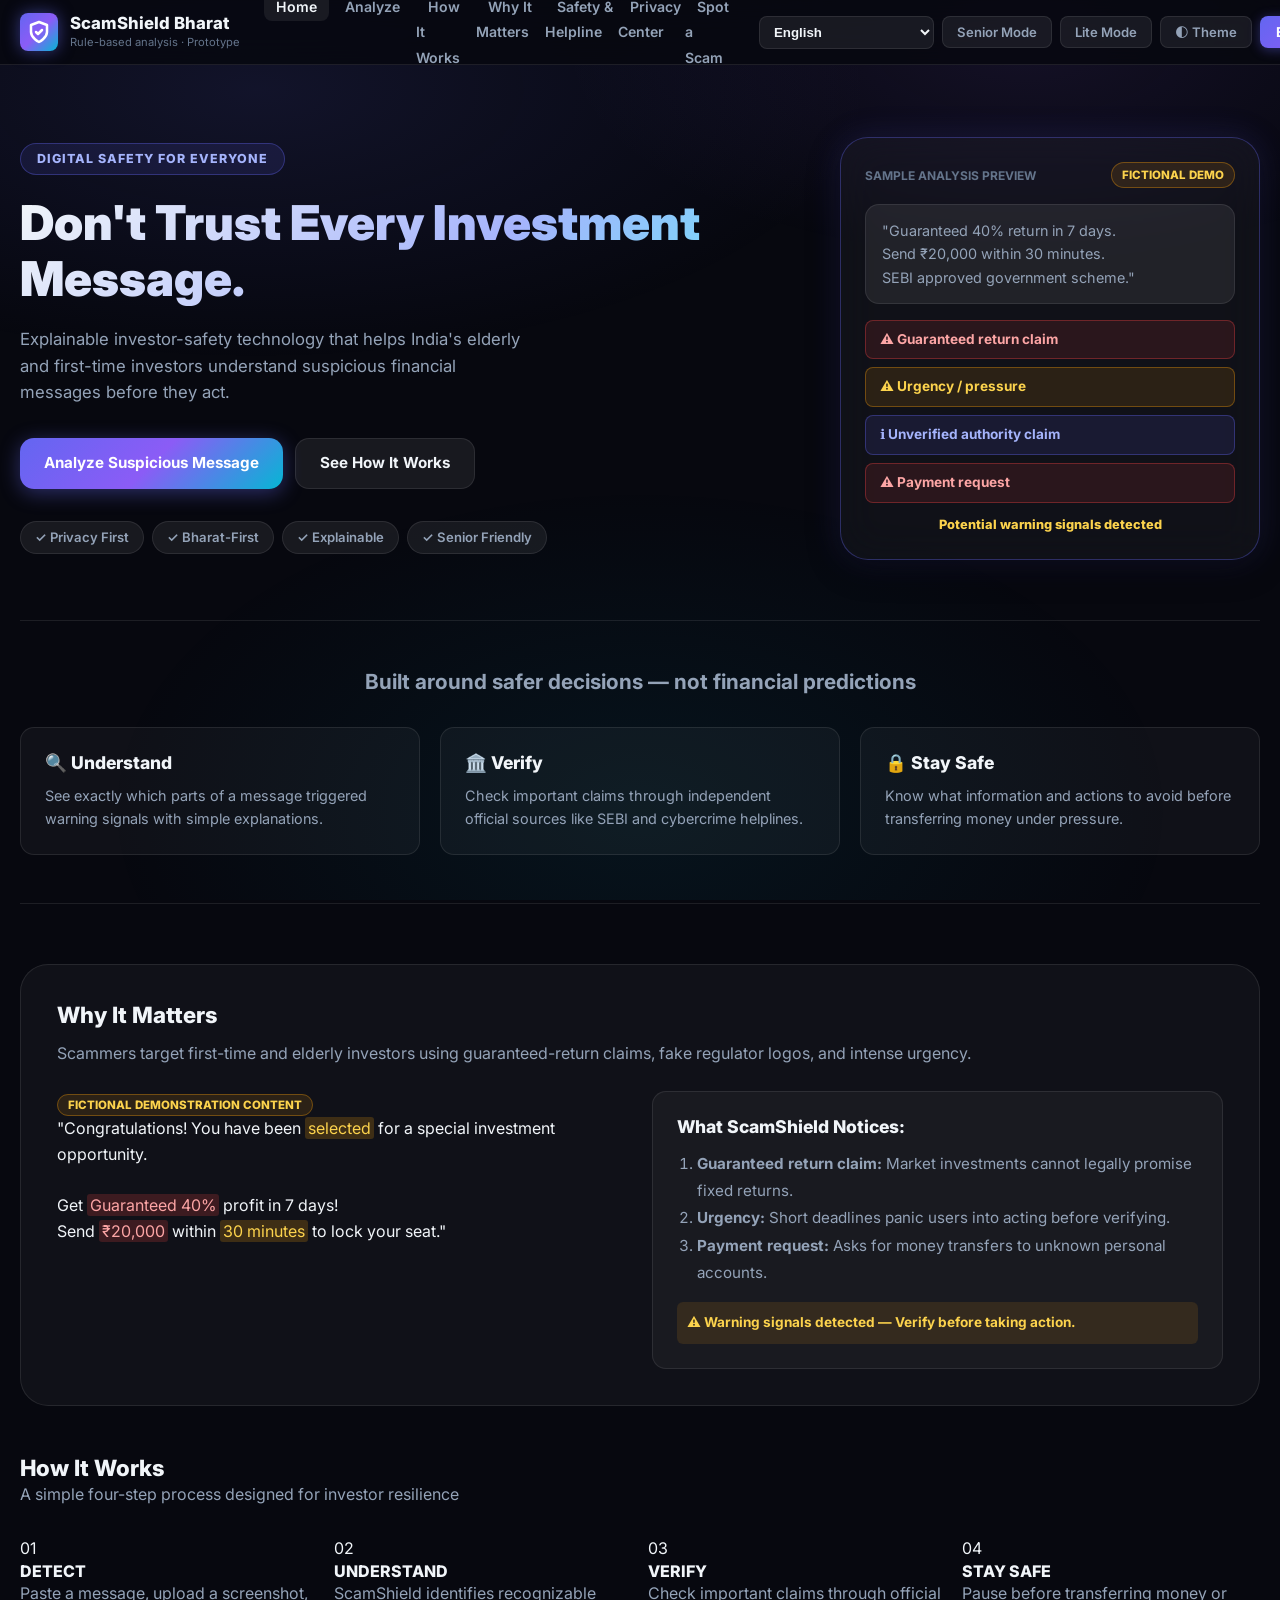
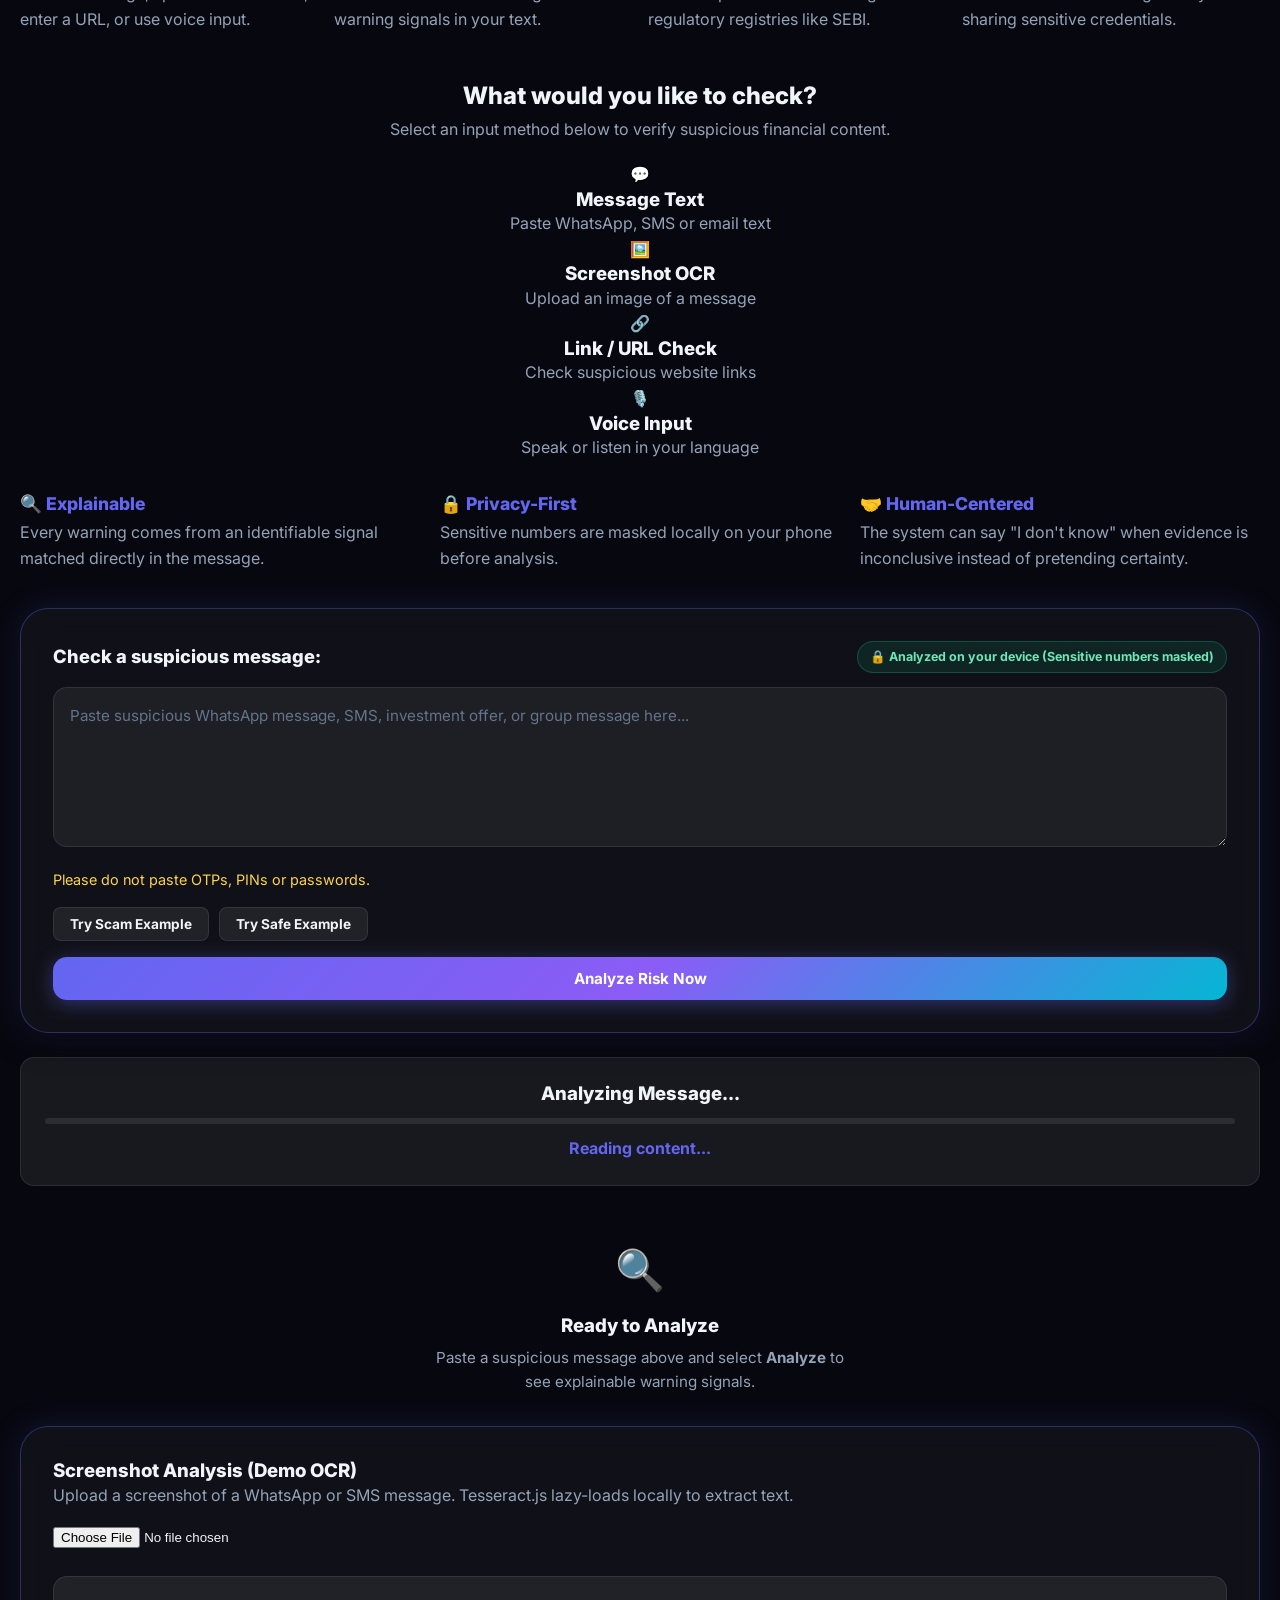
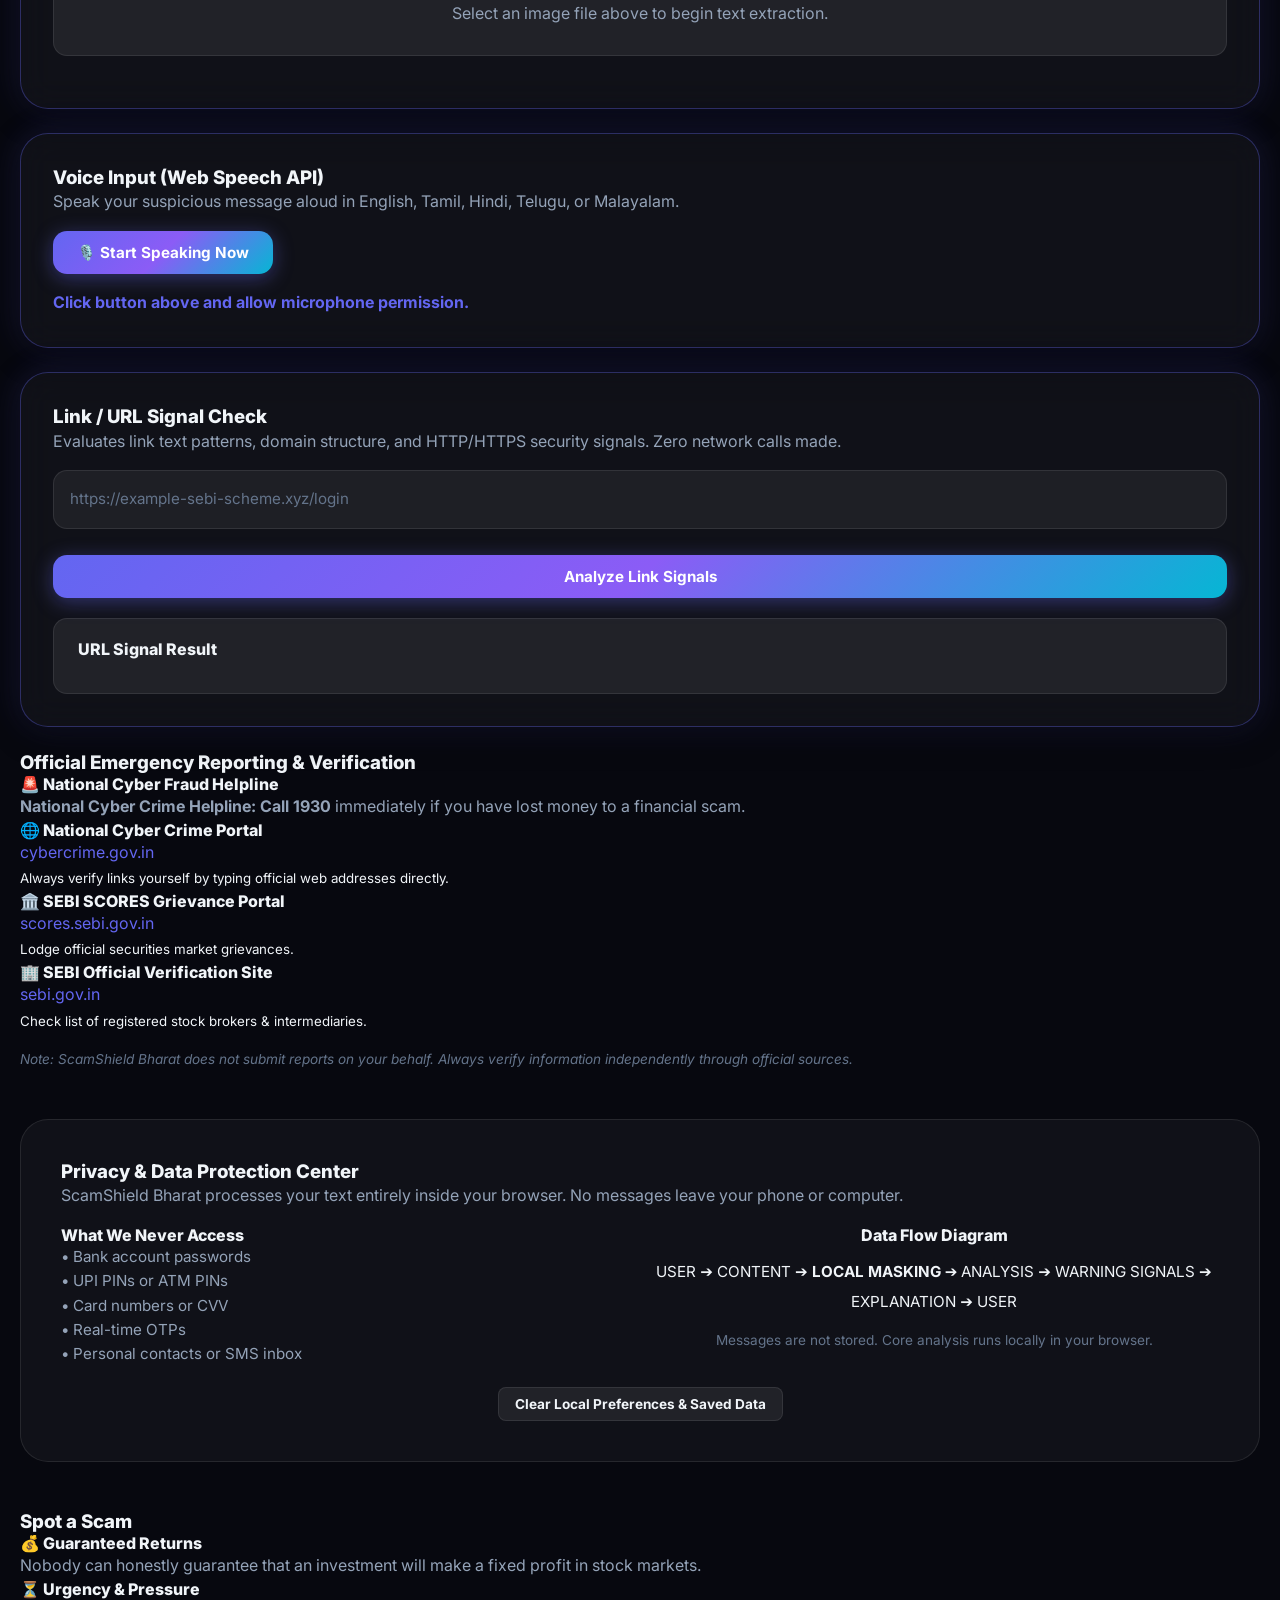
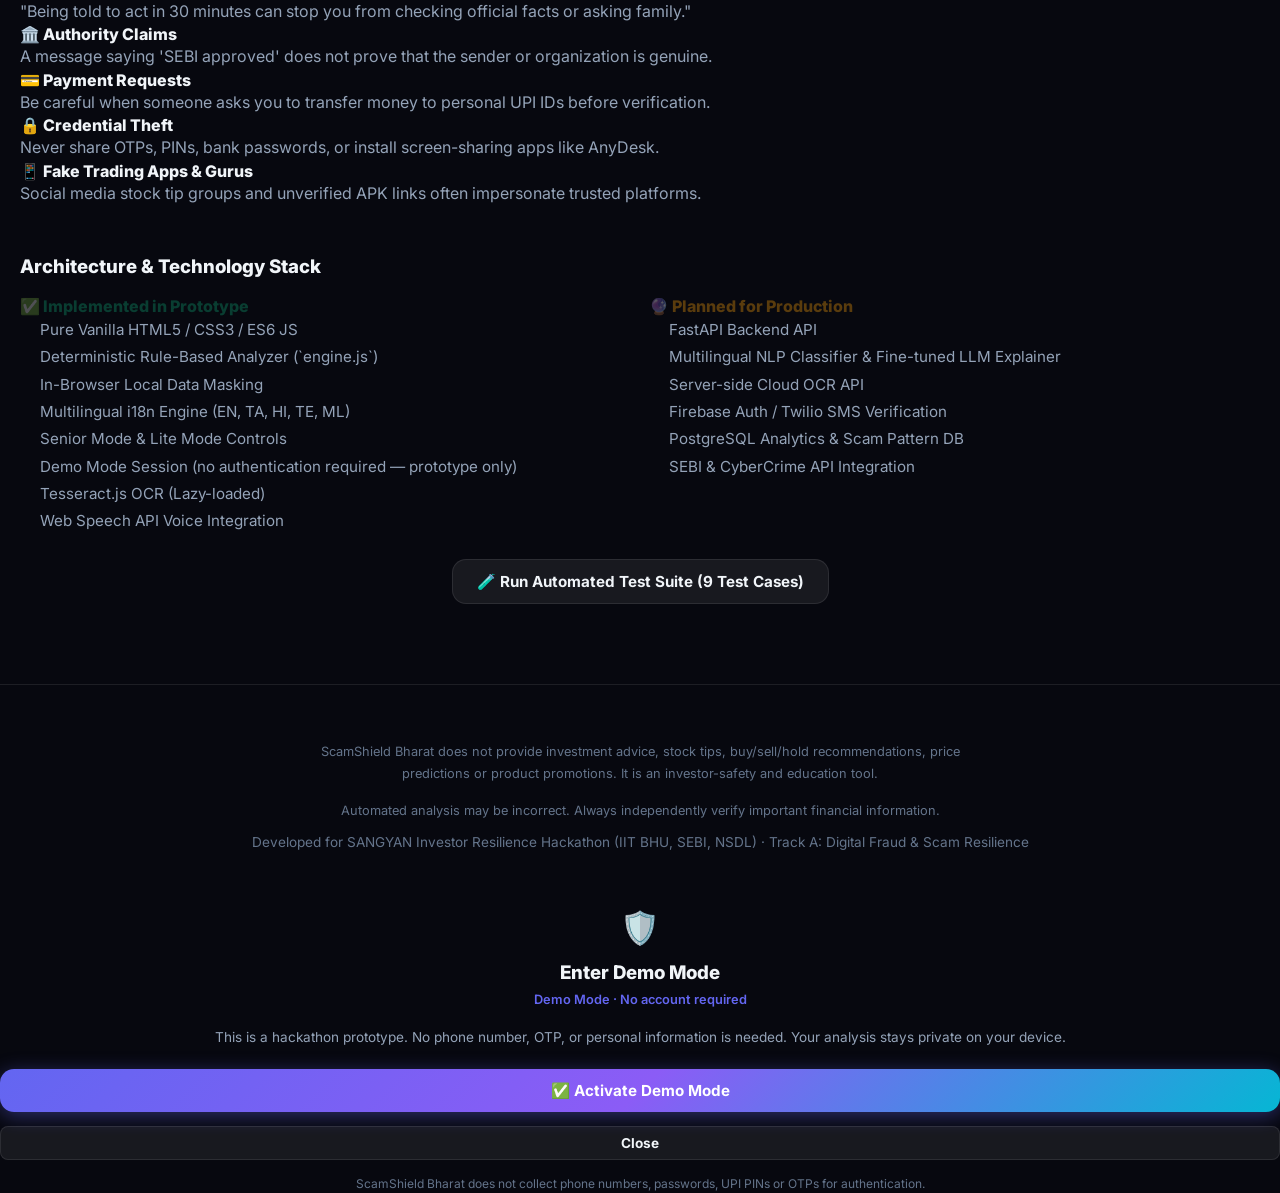
<file: index.html>
﻿<!DOCTYPE html>
<html lang="en">
<head><link rel="preconnect" href="https://fonts.googleapis.com"><link rel="preconnect" href="https://fonts.gstatic.com" crossorigin><link href="https://fonts.googleapis.com/css2?family=Inter:wght@400;600;700;800;900&display=swap" rel="stylesheet">
  <meta charset="UTF-8">
  <meta name="viewport" content="width=device-width, initial-scale=1.0">
  <title>ScamShield Bharat · Protect. Understand. Verify.</title>
  
  <style>
    /* ========================================================
       SCAMSHIELD BHARAT — Dark Glassmorphism Design System
       Inspired by modern AI SaaS (usemotion.com aesthetic)
    ======================================================== */

    /* ── Reset & Box Model ── */
    *, *::before, *::after { box-sizing: border-box; margin: 0; padding: 0; }

    /* ── Design Tokens ── */
    :root {
      --bg-base:       #07080f;
      --bg-surface:    rgba(255,255,255,0.04);
      --bg-surface2:   rgba(255,255,255,0.07);
      --bg-input:      rgba(255,255,255,0.06);

      --border:        rgba(255,255,255,0.09);
      --border-glow:   rgba(99,102,241,0.35);
      --border-active: rgba(139,92,246,0.6);

      --primary:       #6366f1;
      --primary-dark:  #4f46e5;
      --violet:        #8b5cf6;
      --cyan:          #06b6d4;
      --primary-grad:  linear-gradient(135deg,#6366f1,#8b5cf6,#06b6d4);

      --risk-high:     #ef4444;
      --risk-med:      #f59e0b;
      --risk-low:      #10b981;
      --risk-inconc:   #6366f1;

      --text-main:     #f1f5f9;
      --text-muted:    #94a3b8;
      --text-subtle:   #64748b;
      --text-accent:   #a5b4fc;

      --success-bg:    rgba(16,185,129,0.12);
      --success-text:  #6ee7b7;
      --success-border:rgba(16,185,129,0.3);
      --warning-bg:    rgba(245,158,11,0.12);
      --warning-text:  #fcd34d;
      --warning-border:rgba(245,158,11,0.35);
      --danger-bg:     rgba(239,68,68,0.12);
      --danger-text:   #fca5a5;
      --danger-border: rgba(239,68,68,0.35);
      --info-bg:       rgba(99,102,241,0.12);
      --info-text:     #a5b4fc;
      --info-border:   rgba(99,102,241,0.35);

      --radius-sm:  8px;
      --radius-md:  14px;
      --radius-lg:  20px;
      --radius-xl:  28px;

      --shadow-glass: 0 8px 32px rgba(0,0,0,0.45);
      --shadow-glow:  0 0 32px rgba(99,102,241,0.2);
    }

    /* Senior Mode overrides */
    body.senior-mode {
      --text-main:  #ffffff;
      --text-muted: #d1d5db;
      font-size: 120%;
    }
    body.senior-mode .btn { min-height: 60px; font-size: 1.15rem; }
    body.senior-mode .analysis-textarea { font-size: 1.15rem; }

    /* ── Base ── */
    html { scroll-behavior: smooth; }
    body {
      font-family: 'Inter', system-ui, -apple-system, sans-serif;
      background: var(--bg-base);
      color: var(--text-main);
      line-height: 1.6;
      min-height: 100vh;
      overflow-x: hidden;
    }

    /* Aurora background mesh */
    body::before {
      content: '';
      position: fixed;
      inset: 0;
      background:
        radial-gradient(ellipse 80% 50% at 20% 10%, rgba(99,102,241,0.12) 0%, transparent 60%),
        radial-gradient(ellipse 60% 40% at 80% 5%,  rgba(139,92,246,0.1)  0%, transparent 60%),
        radial-gradient(ellipse 70% 60% at 50% 90%, rgba(6,182,212,0.07)  0%, transparent 60%);
      pointer-events: none;
      z-index: 0;
    }
    body > * { position: relative; z-index: 1; }

    /* ── Typography ── */
    h1,h2,h3,h4,h5 { font-weight: 800; line-height: 1.25; color: var(--text-main); }
    p { color: var(--text-muted); }
    a { color: var(--primary); text-decoration: none; }
    a:hover { color: var(--violet); }
    ul { list-style: none; padding: 0; }
    button { cursor: pointer; font-family: inherit; }

    /* ── Glass Mixin ── */
    .glass {
      background: var(--bg-surface);
      border: 1px solid var(--border);
      backdrop-filter: blur(16px);
      -webkit-backdrop-filter: blur(16px);
      border-radius: var(--radius-lg);
      box-shadow: var(--shadow-glass);
    }
    .glass-glow {
      border-color: var(--border-glow);
      box-shadow: var(--shadow-glass), var(--shadow-glow);
    }

    /* ── Buttons ── */
    .btn {
      display: inline-flex;
      align-items: center;
      justify-content: center;
      gap: 8px;
      padding: 12px 24px;
      border-radius: var(--radius-md);
      font-weight: 700;
      font-size: 0.95rem;
      border: none;
      transition: all 0.2s ease;
      white-space: nowrap;
    }
    .btn-primary {
      background: var(--primary-grad);
      color: #fff;
      box-shadow: 0 4px 20px rgba(99,102,241,0.4);
    }
    .btn-primary:hover {
      transform: translateY(-2px);
      box-shadow: 0 8px 30px rgba(99,102,241,0.55);
    }
    .btn-secondary {
      background: var(--bg-surface2);
      color: var(--text-main);
      border: 1px solid var(--border);
    }
    .btn-secondary:hover {
      background: var(--bg-surface);
      border-color: var(--border-glow);
    }
    .btn-danger {
      background: var(--danger-bg);
      color: var(--danger-text);
      border: 1px solid var(--danger-border);
    }
    .btn-sm { padding: 8px 16px; font-size: 0.85rem; border-radius: var(--radius-sm); }

    /* ── Navbar ── */
    .header-bar {
      position: sticky;
      top: 0;
      z-index: 100;
      background: rgba(7,8,15,0.82);
      backdrop-filter: blur(20px);
      -webkit-backdrop-filter: blur(20px);
      border-bottom: 1px solid var(--border);
      padding: 0 20px;
    }
    .header-container {
      max-width: 1280px;
      margin: 0 auto;
      display: flex;
      align-items: center;
      gap: 24px;
      height: 64px;
    }
    .logo-group {
      display: flex;
      align-items: center;
      gap: 12px;
      text-decoration: none;
      flex-shrink: 0;
    }
    .logo-shield-icon {
      width: 38px; height: 38px;
      background: var(--primary-grad);
      border-radius: var(--radius-sm);
      display: flex; align-items: center; justify-content: center;
      color: #fff;
      box-shadow: 0 0 16px rgba(99,102,241,0.5);
    }
    .logo-text h1 {
      font-size: 1.05rem;
      color: var(--text-main);
      margin: 0;
    }
    .logo-text p {
      font-size: 0.7rem;
      color: var(--text-subtle);
      margin: 0;
    }
    .nav-links {
      display: flex;
      gap: 4px;
      flex: 1;
    }
    .nav-links li a {
      padding: 6px 12px;
      border-radius: var(--radius-sm);
      font-size: 0.88rem;
      font-weight: 600;
      color: var(--text-muted);
      transition: all 0.2s;
    }
    .nav-links li a:hover, .nav-links li a.active {
      color: var(--text-main);
      background: var(--bg-surface2);
    }
    .nav-controls {
      display: flex;
      align-items: center;
      gap: 8px;
      flex-shrink: 0;
    }
    .lang-select {
      background: var(--bg-surface2);
      border: 1px solid var(--border);
      color: var(--text-main);
      border-radius: var(--radius-sm);
      padding: 7px 10px;
      font-size: 0.83rem;
      font-weight: 600;
    }
    .lang-select:focus { outline: none; border-color: var(--border-glow); }
    .mode-toggle-btn {
      background: var(--bg-surface2);
      border: 1px solid var(--border);
      color: var(--text-muted);
      border-radius: var(--radius-sm);
      padding: 7px 14px;
      font-size: 0.82rem;
      font-weight: 600;
      transition: all 0.2s;
    }
    .mode-toggle-btn:hover, .mode-toggle-btn.active {
      background: var(--info-bg);
      border-color: var(--border-glow);
      color: var(--text-accent);
    }
    #navLoginBtn {
      background: var(--primary-grad);
      border: none;
      color: #fff;
      border-radius: var(--radius-sm);
      padding: 8px 16px;
      font-weight: 700;
      font-size: 0.85rem;
      box-shadow: 0 2px 12px rgba(99,102,241,0.4);
    }
    #navLoginBtn:hover { transform: translateY(-1px); box-shadow: 0 4px 20px rgba(99,102,241,0.55); }
    #navLoginBtn.active-demo {
      background: var(--success-bg);
      border: 1px solid var(--success-border);
      color: var(--success-text);
      box-shadow: none;
    }

    /* ── Main container ── */
    .main-container {
      max-width: 1280px;
      margin: 0 auto;
      padding: 0 20px 80px;
    }

    /* ── System notice banners ── */
    .system-notice-bar {
      display: flex;
      align-items: center;
      justify-content: space-between;
      gap: 16px;
      padding: 12px 20px;
      border-radius: var(--radius-md);
      margin: 16px 0;
      font-weight: 600;
      font-size: 0.9rem;
    }
    .system-notice-bar.senior {
      background: var(--warning-bg);
      border: 1px solid var(--warning-border);
      color: var(--warning-text);
    }
    .system-notice-bar.hidden { display: none !important; }
    #demoActiveBanner {
      background: var(--success-bg) !important;
      border: 1px solid var(--success-border) !important;
      color: var(--success-text) !important;
    }
    #liteActiveBanner {
      background: var(--info-bg);
      border: 1px solid var(--info-border);
      color: var(--info-text);
    }

    /* ── Hero Section ── */
    .hero-section {
      display: grid;
      grid-template-columns: 1fr 420px;
      gap: 48px;
      align-items: center;
      padding: 72px 0 60px;
    }
    .hero-pill-badge {
      display: inline-block;
      background: var(--info-bg);
      border: 1px solid var(--info-border);
      color: var(--text-accent);
      border-radius: 999px;
      padding: 5px 16px;
      font-size: 0.78rem;
      font-weight: 800;
      letter-spacing: 0.08em;
      margin-bottom: 20px;
      text-transform: uppercase;
    }
    .hero-title {
      font-size: clamp(2rem, 4vw, 3rem);
      font-weight: 900;
      line-height: 1.15;
      margin-bottom: 20px;
      background: linear-gradient(135deg, #f1f5f9 0%, #a5b4fc 60%, #67e8f9 100%);
      -webkit-background-clip: text;
      -webkit-text-fill-color: transparent;
      background-clip: text;
    }
    .hero-sub {
      font-size: 1.05rem;
      color: var(--text-muted);
      margin-bottom: 32px;
      max-width: 520px;
    }
    .hero-cta-group {
      display: flex;
      gap: 12px;
      flex-wrap: wrap;
      margin-bottom: 32px;
    }
    .hero-trust-badges {
      display: flex;
      gap: 8px;
      flex-wrap: wrap;
    }
    .hero-trust-badges span {
      background: var(--bg-surface2);
      border: 1px solid var(--border);
      border-radius: 999px;
      padding: 5px 14px;
      font-size: 0.82rem;
      font-weight: 600;
      color: var(--text-muted);
    }

    /* Hero Preview Card */
    .hero-preview-card {
      background: var(--bg-surface);
      border: 1px solid var(--border-glow);
      backdrop-filter: blur(20px);
      border-radius: var(--radius-xl);
      padding: 24px;
      box-shadow: var(--shadow-glass), var(--shadow-glow);
    }
    .preview-badge-header {
      display: flex;
      justify-content: space-between;
      align-items: center;
      margin-bottom: 16px;
    }
    .fictional-notice-badge {
      background: var(--warning-bg);
      border: 1px solid var(--warning-border);
      color: var(--warning-text);
      padding: 3px 10px;
      border-radius: 999px;
      font-size: 0.72rem;
      font-weight: 800;
    }
    .preview-msg-text {
      background: var(--bg-surface2);
      border: 1px solid var(--border);
      border-radius: var(--radius-md);
      padding: 14px 16px;
      font-size: 0.9rem;
      color: var(--text-muted);
      margin-bottom: 16px;
      line-height: 1.6;
    }
    .preview-signals-revealed { display: flex; flex-direction: column; gap: 8px; }
    .preview-sig-item {
      display: flex;
      align-items: center;
      gap: 10px;
      padding: 8px 14px;
      border-radius: var(--radius-sm);
      font-size: 0.85rem;
      font-weight: 700;
    }
    .preview-sig-item.danger { background: var(--danger-bg); color: var(--danger-text); border: 1px solid var(--danger-border); }
    .preview-sig-item.warning { background: var(--warning-bg); color: var(--warning-text); border: 1px solid var(--warning-border); }
    .preview-sig-item.info { background: var(--info-bg); color: var(--info-text); border: 1px solid var(--info-border); }

    /* ── Trust Strip ── */
    .trust-strip {
      padding: 48px 0;
      border-top: 1px solid var(--border);
      border-bottom: 1px solid var(--border);
      margin-bottom: 60px;
    }
    .trust-strip-title {
      text-align: center;
      font-size: 1.3rem;
      color: var(--text-muted);
      font-weight: 700;
      margin-bottom: 32px;
    }
    .trust-cards-grid {
      display: grid;
      grid-template-columns: repeat(3, 1fr);
      gap: 20px;
    }
    .trust-card-item {
      background: var(--bg-surface);
      border: 1px solid var(--border);
      border-radius: var(--radius-md);
      padding: 24px;
      transition: border-color 0.2s, transform 0.2s;
    }
    .trust-card-item:hover {
      border-color: var(--border-glow);
      transform: translateY(-3px);
    }
    .trust-card-item h3 { font-size: 1.1rem; margin-bottom: 10px; }
    .trust-card-item p { font-size: 0.9rem; }

    /* ── Why It Matters ── */
    .why-matters-card {
      background: var(--bg-surface);
      border: 1px solid var(--border);
      border-radius: var(--radius-xl);
      padding: 36px;
      margin-bottom: 48px;
    }
    .why-grid { display: grid; grid-template-columns: 1fr 1fr; gap: 24px; margin-top: 24px; }

    /* Fake chat bubbles */
    .chat-bubble-received, .chat-bubble-sent {
      padding: 12px 16px;
      border-radius: var(--radius-md);
      font-size: 0.9rem;
      max-width: 85%;
      margin-bottom: 8px;
    }
    .chat-bubble-received {
      background: var(--bg-surface2);
      border: 1px solid var(--border);
      color: var(--text-main);
    }
    .chat-bubble-sent {
      background: var(--info-bg);
      border: 1px solid var(--info-border);
      color: var(--info-text);
      margin-left: auto;
    }
    .chat-label { font-size: 0.75rem; color: var(--text-subtle); margin-bottom: 4px; font-weight: 600; }

    /* ── How It Works ── */
    #howItWorks {
      margin-bottom: 48px;
    }
    .how-steps-grid {
      display: grid;
      grid-template-columns: repeat(4,1fr);
      gap: 16px;
      margin-top: 28px;
    }
    .step-card {
      background: var(--bg-surface);
      border: 1px solid var(--border);
      border-radius: var(--radius-md);
      padding: 24px 20px;
      text-align: center;
      transition: border-color 0.2s, transform 0.2s;
    }
    .step-card:hover { border-color: var(--border-glow); transform: translateY(-3px); }
    .step-number {
      width: 40px; height: 40px;
      background: var(--primary-grad);
      border-radius: 50%;
      display: flex; align-items: center; justify-content: center;
      font-weight: 900; font-size: 1.1rem;
      margin: 0 auto 14px;
      color: #fff;
    }
    .step-card h4 { font-size: 0.95rem; margin-bottom: 8px; }
    .step-card p { font-size: 0.85rem; }

    /* ── Dashboard Options ── */
    #analyze {
      scroll-margin-top: 80px;
    }
    .analyze-section-header {
      text-align: center;
      margin-bottom: 32px;
    }
    .analyze-section-header h2 { font-size: 2rem; margin-bottom: 8px; }
    .dashboard-options {
      display: flex;
      gap: 10px;
      margin-bottom: 24px;
      background: var(--bg-surface);
      border: 1px solid var(--border);
      border-radius: var(--radius-md);
      padding: 6px;
    }
    .option-btn {
      flex: 1;
      padding: 10px 16px;
      border-radius: var(--radius-sm);
      border: none;
      background: transparent;
      color: var(--text-muted);
      font-weight: 700;
      font-size: 0.88rem;
      transition: all 0.2s;
    }
    .option-btn.active {
      background: var(--primary-grad);
      color: #fff;
      box-shadow: 0 2px 12px rgba(99,102,241,0.4);
    }
    .option-btn:hover:not(.active) { color: var(--text-main); background: var(--bg-surface2); }

    /* ── Analyzer Panel ── */
    .analysis-card {
      background: var(--bg-surface);
      border: 1px solid var(--border-glow);
      backdrop-filter: blur(16px);
      border-radius: var(--radius-xl);
      padding: 32px;
      margin-bottom: 24px;
      box-shadow: var(--shadow-glass), var(--shadow-glow);
    }
    .input-label-row {
      display: flex;
      align-items: center;
      justify-content: space-between;
      flex-wrap: wrap;
      gap: 8px;
      margin-bottom: 14px;
    }
    .privacy-indicator-badge {
      background: var(--success-bg);
      border: 1px solid var(--success-border);
      color: var(--success-text);
      padding: 5px 12px;
      border-radius: 999px;
      font-size: 0.78rem;
      font-weight: 700;
      cursor: pointer;
      transition: opacity 0.2s;
    }
    .privacy-indicator-badge:hover { opacity: 0.8; }
    .analysis-textarea {
      width: 100%;
      min-height: 160px;
      background: var(--bg-input);
      border: 1px solid var(--border);
      border-radius: var(--radius-md);
      color: var(--text-main);
      padding: 16px;
      font-size: 0.95rem;
      font-family: inherit;
      resize: vertical;
      line-height: 1.6;
      transition: border-color 0.2s;
      margin-bottom: 14px;
    }
    .analysis-textarea:focus {
      outline: none;
      border-color: var(--border-active);
      box-shadow: 0 0 0 3px rgba(99,102,241,0.15);
    }
    .analysis-textarea::placeholder { color: var(--text-subtle); }
    .example-btn-row {
      display: flex;
      gap: 10px;
      margin-bottom: 16px;
      flex-wrap: wrap;
    }

    /* ── Loading box ── */
    .loading-box {
      background: var(--bg-surface2);
      border: 1px solid var(--border);
      border-radius: var(--radius-md);
      padding: 24px;
      text-align: center;
      margin-bottom: 20px;
    }
    .progress-bar-track {
      width: 100%;
      height: 6px;
      background: var(--border);
      border-radius: 999px;
      overflow: hidden;
      margin: 12px 0;
    }
    .progress-bar-fill {
      height: 100%;
      width: 0%;
      background: var(--primary-grad);
      border-radius: 999px;
      transition: width 0.4s ease;
    }

    /* ── Result Card ── */
    .result-card {
      background: var(--bg-surface);
      border: 1px solid var(--border);
      backdrop-filter: blur(16px);
      border-radius: var(--radius-xl);
      padding: 32px;
      margin-bottom: 24px;
    }
    .result-card.hidden { display: none !important; }
    .result-header {
      display: flex;
      align-items: center;
      justify-content: space-between;
      flex-wrap: wrap;
      gap: 16px;
      margin-bottom: 20px;
      padding-bottom: 20px;
      border-bottom: 1px solid var(--border);
    }
    .risk-badge {
      padding: 10px 24px;
      border-radius: 999px;
      font-weight: 900;
      font-size: 1.1rem;
      letter-spacing: 0.04em;
    }
    .risk-badge.risk-high {
      background: var(--danger-bg);
      border: 1px solid var(--danger-border);
      color: var(--danger-text);
      box-shadow: 0 0 24px rgba(239,68,68,0.25);
    }
    .risk-badge.risk-med {
      background: var(--warning-bg);
      border: 1px solid var(--warning-border);
      color: var(--warning-text);
      box-shadow: 0 0 24px rgba(245,158,11,0.2);
    }
    .risk-badge.risk-low {
      background: var(--success-bg);
      border: 1px solid var(--success-border);
      color: var(--success-text);
      box-shadow: 0 0 24px rgba(16,185,129,0.2);
    }
    .risk-badge.risk-inconc {
      background: var(--info-bg);
      border: 1px solid var(--info-border);
      color: var(--info-text);
    }
    .confidence-box {
      text-align: right;
      font-size: 0.9rem;
      color: var(--text-muted);
    }
    .confidence-val {
      font-size: 1.6rem;
      font-weight: 900;
      background: var(--primary-grad);
      -webkit-background-clip: text;
      -webkit-text-fill-color: transparent;
      background-clip: text;
    }
    .result-msg {
      font-size: 1rem;
      color: var(--text-muted);
      margin-bottom: 20px;
    }
    .uncertainty-alert {
      background: var(--info-bg);
      border: 1px solid var(--info-border);
      border-radius: var(--radius-md);
      padding: 16px 20px;
      margin-bottom: 24px;
      font-size: 0.9rem;
      color: var(--info-text);
    }

    /* ── Highlighted text rendering ── */
    .highlight-render-box {
      background: var(--bg-surface2);
      border: 1px solid var(--border);
      border-radius: var(--radius-md);
      padding: 16px;
      line-height: 1.8;
      font-size: 0.95rem;
      white-space: pre-wrap;
    }
    .highlight-span-danger  { background: rgba(239,68,68,0.2); color: var(--danger-text); border-radius: 3px; padding: 1px 3px; }
    .highlight-span-warning { background: rgba(245,158,11,0.2); color: var(--warning-text); border-radius: 3px; padding: 1px 3px; }
    .highlight-span-info    { background: rgba(99,102,241,0.2); color: var(--info-text); border-radius: 3px; padding: 1px 3px; }

    /* ── Signal Cards ── */
    .signals-list-container { margin-bottom: 24px; }
    .signals-list-container h4 { margin-bottom: 14px; }
    .signal-card {
      background: var(--bg-surface2);
      border: 1px solid var(--border);
      border-radius: var(--radius-md);
      margin-bottom: 10px;
      overflow: hidden;
      transition: border-color 0.2s;
    }
    .signal-card:hover { border-color: var(--border-glow); }
    .signal-card-header {
      display: flex;
      align-items: center;
      justify-content: space-between;
      padding: 14px 18px;
      cursor: pointer;
      font-weight: 700;
      font-size: 0.92rem;
    }
    .signal-card-header .signal-icon { margin-right: 10px; }
    .signal-card-body {
      padding: 0 18px 14px;
      font-size: 0.88rem;
      color: var(--text-muted);
      display: none;
    }
    .signal-card-body.expanded { display: block; }
    .signal-severity-tag {
      padding: 3px 10px;
      border-radius: 999px;
      font-size: 0.75rem;
      font-weight: 800;
    }
    .severity-high { background: var(--danger-bg); color: var(--danger-text); }
    .severity-med  { background: var(--warning-bg); color: var(--warning-text); }
    .severity-info { background: var(--info-bg); color: var(--info-text); }

    /* ── Checklist ── */
    .checklist-box {
      background: var(--bg-surface2);
      border: 1px solid var(--border);
      border-radius: var(--radius-md);
      padding: 20px 24px;
    }
    .checklist-box h4 { margin-bottom: 14px; color: var(--text-main); }
    .checklist-box li {
      padding: 7px 0;
      font-size: 0.9rem;
      color: var(--text-muted);
      border-bottom: 1px solid var(--border);
    }
    .checklist-box li:last-child { border-bottom: none; }

    /* ── OCR / Voice / URL panels ── */
    #imageOcrPanel, #voicePanel, #urlPanel {
      background: var(--bg-surface);
      border: 1px solid var(--border-glow);
      backdrop-filter: blur(16px);
      border-radius: var(--radius-xl);
      padding: 32px;
      margin-bottom: 24px;
    }

    /* ── Why This Approach ── */
    .why-this-approach { margin: 48px 0; }
    .why-approach-grid {
      display: grid;
      grid-template-columns: repeat(3,1fr);
      gap: 20px;
      margin-top: 24px;
    }
    .approach-card {
      background: var(--bg-surface);
      border: 1px solid var(--border);
      border-radius: var(--radius-md);
      padding: 24px;
      transition: border-color 0.2s, transform 0.2s;
    }
    .approach-card:hover { border-color: var(--border-glow); transform: translateY(-3px); }

    /* ── Emergency Reporting ── */
    #safety {
      scroll-margin-top: 80px;
      margin-bottom: 48px;
    }
    .safety-section-grid {
      display: grid;
      grid-template-columns: repeat(3,1fr);
      gap: 20px;
      margin-top: 24px;
    }
    .report-channel-card {
      background: var(--bg-surface);
      border: 1px solid var(--border);
      border-radius: var(--radius-md);
      padding: 24px;
      transition: border-color 0.2s, transform 0.2s;
    }
    .report-channel-card:hover { border-color: var(--border-glow); transform: translateY(-3px); }
    .report-channel-card h3 { margin-bottom: 8px; font-size: 1rem; }
    .emergency-link {
      display: inline-flex;
      align-items: center;
      gap: 6px;
      margin-top: 12px;
      background: var(--primary-grad);
      color: #fff;
      padding: 8px 16px;
      border-radius: var(--radius-sm);
      font-weight: 700;
      font-size: 0.85rem;
      transition: opacity 0.2s;
    }
    .emergency-link:hover { opacity: 0.85; color: #fff; }
    .helpline-number {
      font-size: 1.6rem;
      font-weight: 900;
      background: var(--primary-grad);
      -webkit-background-clip: text;
      -webkit-text-fill-color: transparent;
      background-clip: text;
    }

    /* ── Privacy Center ── */
    #privacy {
      scroll-margin-top: 80px;
      background: var(--bg-surface);
      border: 1px solid var(--border);
      border-radius: var(--radius-xl);
      padding: 40px;
      margin-bottom: 48px;
    }
    .privacy-grid {
      display: grid;
      grid-template-columns: repeat(3,1fr);
      gap: 20px;
      margin-top: 28px;
    }
    .privacy-item {
      background: var(--bg-surface2);
      border: 1px solid var(--border);
      border-radius: var(--radius-md);
      padding: 20px;
    }
    .privacy-icon { font-size: 1.8rem; margin-bottom: 10px; }
    .privacy-item h4 { font-size: 0.95rem; margin-bottom: 6px; }

    /* ── Learn Section ── */
    #learn {
      scroll-margin-top: 80px;
      margin-bottom: 48px;
    }
    .learn-grid {
      display: grid;
      grid-template-columns: repeat(3,1fr);
      gap: 20px;
      margin-top: 24px;
    }
    .learn-card {
      background: var(--bg-surface);
      border: 1px solid var(--border);
      border-radius: var(--radius-md);
      padding: 24px;
      transition: border-color 0.2s, transform 0.2s;
    }
    .learn-card:hover { border-color: var(--border-glow); transform: translateY(-3px); }
    .learn-card h4 { margin-bottom: 10px; }

    /* ── Architecture section ── */
    .arch-section {
      background: var(--bg-surface);
      border: 1px solid var(--border);
      border-radius: var(--radius-xl);
      padding: 40px;
      margin-bottom: 48px;
    }
    .arch-grid {
      display: grid;
      grid-template-columns: repeat(3,1fr);
      gap: 20px;
      margin-top: 24px;
    }
    .arch-item {
      background: var(--bg-surface2);
      border: 1px solid var(--border);
      border-radius: var(--radius-md);
      padding: 20px;
    }
    .arch-item h4 { font-size: 0.9rem; margin-bottom: 8px; }
    .arch-item ul { padding: 0; }
    .arch-item ul li {
      font-size: 0.85rem;
      color: var(--text-muted);
      padding: 4px 0;
      border-bottom: 1px solid var(--border);
    }
    .arch-item ul li:last-child { border-bottom: none; }

    /* ── Footer ── */
    .footer-bar {
      border-top: 1px solid var(--border);
      padding: 40px 20px;
      text-align: center;
      color: var(--text-subtle);
      font-size: 0.88rem;
    }
    .footer-bar p { margin-bottom: 8px; color: var(--text-subtle); }
    .footer-disclaimer {
      max-width: 700px;
      margin: 16px auto 0;
      font-size: 0.8rem;
      color: var(--text-subtle);
      line-height: 1.7;
    }

    /* ── Demo Modal ── */
    .modal-overlay {
      position: fixed;
      inset: 0;
      background: rgba(0,0,0,0.7);
      backdrop-filter: blur(8px);
      z-index: 200;
      display: flex;
      align-items: center;
      justify-content: center;
    }
    .modal-overlay.hidden { display: none !important; }
    .modal-box {
      background: rgba(15,16,28,0.95);
      border: 1px solid var(--border-glow);
      border-radius: var(--radius-xl);
      padding: 40px;
      max-width: 480px;
      width: 90%;
      box-shadow: 0 24px 64px rgba(0,0,0,0.6), var(--shadow-glow);
    }
    .modal-box h2 { margin-bottom: 12px; }
    .modal-box p { margin-bottom: 24px; font-size: 0.95rem; }

    /* ── Masking notice ── */
    #maskingNoticeBanner {
      background: var(--warning-bg) !important;
      border: 1px solid var(--warning-border) !important;
      color: var(--warning-text) !important;
      margin-bottom: 16px;
    }

    /* ── Placeholder ── */
    #readyToAnalyzePlaceholder {
      text-align: center;
      padding: 48px 20px;
      color: var(--text-subtle);
    }
    #readyToAnalyzePlaceholder h3 { color: var(--text-muted); margin-bottom: 10px; }
    #readyToAnalyzePlaceholder p { max-width: 380px; margin: 0 auto; font-size: 0.95rem; }

    /* ── Sections common ── */
    .section-heading {
      font-size: 1.8rem;
      margin-bottom: 8px;
    }
    .section-subheading {
      color: var(--text-muted);
      margin-bottom: 0;
    }

    /* ── Lite mode (no backdrop-filter) ── */
    body.lite-mode .glass,
    body.lite-mode .analysis-card,
    body.lite-mode .hero-preview-card,
    body.lite-mode .modal-box,
    body.lite-mode .result-card,
    body.lite-mode #imageOcrPanel,
    body.lite-mode #voicePanel,
    body.lite-mode #urlPanel {
      backdrop-filter: none;
      -webkit-backdrop-filter: none;
    }
    body.lite-mode body::before { display: none; }

    /* ── Responsive ── */
    @media (max-width: 1024px) {
      .hero-section { grid-template-columns: 1fr; }
      .hero-preview-card { max-width: 480px; }
      .how-steps-grid { grid-template-columns: repeat(2,1fr); }
      .trust-cards-grid { grid-template-columns: repeat(2,1fr); }
      .safety-section-grid { grid-template-columns: repeat(2,1fr); }
      .privacy-grid { grid-template-columns: repeat(2,1fr); }
      .learn-grid { grid-template-columns: repeat(2,1fr); }
      .arch-grid { grid-template-columns: repeat(2,1fr); }
      .why-approach-grid { grid-template-columns: repeat(2,1fr); }
    }
    @media (max-width: 768px) {
      .header-container { flex-wrap: wrap; height: auto; padding: 12px 0; gap: 12px; }
      .nav-links { display: none; }
      .hero-section { padding: 40px 0 32px; gap: 32px; }
      .hero-title { font-size: 1.8rem; }
      .trust-cards-grid, .how-steps-grid, .safety-section-grid,
      .privacy-grid, .learn-grid, .arch-grid, .why-approach-grid { grid-template-columns: 1fr; }
      .why-grid { grid-template-columns: 1fr; }
      .analysis-card { padding: 20px; }
      .result-header { flex-direction: column; align-items: flex-start; }
    }
  </style>
</head>
<body>

  <!-- Sticky Global Header -->
  <header class="header-bar">
    <div class="header-container">
      <a href="#hero" class="logo-group">
        <div class="logo-shield-icon">
          <svg width="24" height="24" viewBox="0 0 24 24" fill="none" stroke="currentColor" stroke-width="2.5" stroke-linecap="round" stroke-linejoin="round">
            <path d="M12 22s8-4 8-10V5l-8-3-8 3v7c0 6 8 10 8 10z"/>
            <path d="m9 12 2 2 4-4"/>
          </svg>
        </div>
        <div class="logo-text">
          <h1 data-i18n="appName">ScamShield Bharat</h1>
          <p data-i18n="prototypeTag">Rule-based analysis · Prototype</p>
        </div>
      </a>

      <ul class="nav-links">
        <li><a href="#hero" class="active" data-i18n="navHome">Home</a></li>
        <li><a href="#analyze" data-i18n="navAnalyze">Analyze</a></li>
        <li><a href="#howItWorks" data-i18n="navHowItWorks">How It Works</a></li>
        <li><a href="#why" data-i18n="navWhy">Why It Matters</a></li>
        <li><a href="#safety" data-i18n="navSafety">Safety</a></li>
        <li><a href="#privacy" data-i18n="navPrivacy">Privacy</a></li>
        <li><a href="#learn" data-i18n="navLearn">Spot a Scam</a></li>
      </ul>

      <div class="nav-controls">
        <select class="lang-select" onchange="i18n.setLanguage(this.value)">
          <option value="en">English</option>
          <option value="ta">தமிழ் (Tamil)</option>
          <option value="hi">हिन्दी (Hindi)</option>
          <option value="te">తెలుగు (Telugu)</option>
          <option value="ml">മലയാളം (Malayalam)</option>
        </select>

        <button id="seniorModeBtn" class="mode-toggle-btn" onclick="app.toggleSeniorMode()" data-i18n="seniorModeBtn">Senior Mode</button>
        <button id="liteModeBtn" class="mode-toggle-btn" onclick="app.toggleLiteMode()" data-i18n="liteModeBtn">Lite Mode</button>
        <button class="mode-toggle-btn" onclick="app.toggleTheme()">🌓 Theme</button>
        <button id="navLoginBtn" class="btn btn-secondary btn-sm" onclick="app.toggleDemoMode()">Enter Demo Mode</button>
      </div>
    </div>
  </header>

  <!-- Main Workspace Container -->
  <main class="main-container">

    <!-- Mode Banner Notices -->
    <div id="seniorActiveBanner" class="system-notice-bar senior hidden">
      <span>👁️ <strong data-i18n="seniorActiveNotice">Senior Mode Active: Larger Text, High Contrast, Simple Controls.</strong></span>
      <button class="btn btn-sm btn-secondary" onclick="app.toggleSeniorMode()">Disable</button>
    </div>

    <div id="liteActiveBanner" class="system-notice-bar hidden">
      <span>⚡ <strong data-i18n="liteActiveNotice">Lite Mode Active, designed for slower connections.</strong></span>
      <button class="btn btn-sm btn-secondary" onclick="app.toggleLiteMode()">Disable</button>
    </div>


    <div id="demoActiveBanner" class="system-notice-bar hidden" style="background:var(--success-bg); border-color:var(--success-border); color:var(--success-text);">
      <span>&#x2705; <strong>Demo Mode Active &middot; No account required &middot; Analysis stays on your device</strong></span>
      <button class="btn btn-sm btn-secondary" onclick="app.toggleDemoMode()">Exit Demo Mode</button>
    </div>
    <!-- Hero Section -->
    <section id="hero" class="hero-section">
      <div class="hero-content-left">
        <span class="hero-pill-badge">DIGITAL SAFETY FOR EVERYONE</span>
        <h2 class="hero-title" data-i18n="heroTitle">Don't Trust Every Investment Message.</h2>
        <p class="hero-sub" data-i18n="heroSub">Understand warning signs before you send money, share information, or act on a suspicious message.</p>

        <div class="hero-cta-group">
          <a href="#analyze" class="btn btn-primary" onclick="app.selectOption('text')" data-i18n="btnAnalyze">Analyze a Message</a>
          <a href="#howItWorks" class="btn btn-secondary" data-i18n="btnHowItWorks">How It Works</a>
        </div>

        <div class="hero-trust-badges">
          <span>✓ Privacy First</span>
          <span>✓ Bharat-First</span>
          <span>✓ Explainable</span>
          <span>✓ Senior Friendly</span>
        </div>
      </div>

      <!-- Hero Right: Interactive Product Preview Card -->
      <div class="hero-preview-card">
        <div class="preview-badge-header">
          <span style="font-size: 0.75rem; color: var(--text-subtle); font-weight: 700;">SAMPLE ANALYSIS PREVIEW</span>
          <span class="fictional-notice-badge">FICTIONAL DEMO</span>
        </div>
        <div class="preview-msg-text">
          "Guaranteed 40% return in 7 days.<br>
          Send ₹20,000 within 30 minutes.<br>
          SEBI approved government scheme."
        </div>
        <div class="preview-signals-revealed">
          <div class="preview-sig-item danger">⚠ Guaranteed return claim</div>
          <div class="preview-sig-item warning">⚠ Urgency / pressure</div>
          <div class="preview-sig-item info">ℹ Unverified authority claim</div>
          <div class="preview-sig-item danger">⚠ Payment request</div>
        </div>
        <p style="font-size: 0.8rem; text-align: center; margin-top: 12px; font-weight: 800; color: var(--warning-text);">
          Potential warning signals detected
        </p>
      </div>
    </section>

    <!-- Trust Strip -->
    <section class="trust-strip">
      <h3 class="trust-strip-title">Built around safer decisions — not financial predictions</h3>
      <div class="trust-cards-grid">
        <div class="trust-card-item">
          <h3>🔍 Understand</h3>
          <p>See exactly which parts of a message triggered warning signals with simple explanations.</p>
        </div>
        <div class="trust-card-item">
          <h3>🏛️ Verify</h3>
          <p>Check important claims through independent official sources like SEBI and cybercrime helplines.</p>
        </div>
        <div class="trust-card-item">
          <h3>🔒 Stay Safe</h3>
          <p>Know what information and actions to avoid before transferring money under pressure.</p>
        </div>
      </div>
    </section>

    <!-- Why It Matters (Fictional WhatsApp Conversation) -->
    <section id="why" class="why-matters-card">
      <h3 style="font-size: 1.4rem; font-weight: 800; margin-bottom: 12px;" data-i18n="navWhy">A Scam Can Look Like a Normal Message</h3>
      <p style="color: var(--text-muted); margin-bottom: 20px;">
        Scammers target first-time and elderly investors using guaranteed-return claims, fake regulator logos, and intense urgency.
      </p>

      <div class="why-grid">
        <div>
          <span class="fictional-notice-badge">FICTIONAL DEMONSTRATION CONTENT</span>
          <div class="chat-mockup-box">
            <div class="chat-bubble">
              "Congratulations! You have been <mark class="highlight-span-warning">selected</mark> for a special investment opportunity.<br><br>
              Get <mark class="highlight-span-danger">Guaranteed 40%</mark> profit in 7 days!<br>
              Send <mark class="highlight-span-danger">₹20,000</mark> within <mark class="highlight-span-warning">30 minutes</mark> to lock your seat."
            </div>
          </div>
        </div>

        <div class="trust-card-item" style="background-color: var(--bg-surface);">
          <h3 style="margin-bottom: 12px;">What ScamShield Notices:</h3>
          <ol style="margin-left: 20px; font-size: 0.95rem; color: var(--text-muted); line-height: 1.8;">
            <li><strong>Guaranteed return claim:</strong> Market investments cannot legally promise fixed returns.</li>
            <li><strong>Urgency:</strong> Short deadlines panic users into acting before verifying.</li>
            <li><strong>Payment request:</strong> Asks for money transfers to unknown personal accounts.</li>
          </ol>
          <div style="margin-top: 16px; padding: 10px; background-color: var(--warning-bg); border-radius: 6px; font-size: 0.85rem; font-weight: 700; color: var(--warning-text);">
            ⚠ Warning signals detected — Verify before taking action.
          </div>
        </div>
      </div>
    </section>

    <!-- How It Works (4-Step Visual Journey) -->
    <section id="howItWorks" class="how-it-works-section">
      <h3 style="font-size: 1.4rem; font-weight: 800;" data-i18n="navHowItWorks">How ScamShield Works</h3>
      <p style="color: var(--text-muted);">A simple four-step process designed for investor resilience</p>

      <div class="how-steps-grid">
        <div class="step-item-card">
          <div class="step-num">01</div>
          <h4>DETECT</h4>
          <p>Paste a message, upload a screenshot, enter a URL, or use voice input.</p>
        </div>
        <div class="step-item-card">
          <div class="step-num">02</div>
          <h4>UNDERSTAND</h4>
          <p>ScamShield identifies recognizable warning signals in your text.</p>
        </div>
        <div class="step-item-card">
          <div class="step-num">03</div>
          <h4>VERIFY</h4>
          <p>Check important claims through official regulatory registries like SEBI.</p>
        </div>
        <div class="step-item-card">
          <div class="step-num">04</div>
          <h4>STAY SAFE</h4>
          <p>Pause before transferring money or sharing sensitive credentials.</p>
        </div>
      </div>
    </section>

    <!-- Dashboard Options Selection -->
    <section id="analyze" style="margin-bottom: 24px;"><div class="analyze-section-header"><h2 style="font-size: 1.5rem; font-weight: 800; margin-bottom: 6px;" data-i18n="dashTitle">What would you like to check?</h2>
      <p style="color: var(--text-muted); margin-bottom: 20px;" data-i18n="dashSub">Select an input method below to verify suspicious financial content.</p>

      <div class="dashboard-grid">
        <div class="dash-card active" data-tab="text" onclick="app.selectOption('text')">
          <div class="dash-card-icon">💬</div>
          <h3 data-i18n="optText">Message</h3>
          <p data-i18n="optTextDesc">Paste a suspicious message</p>
        </div>

        <div class="dash-card" data-tab="image" onclick="app.selectOption('image')">
          <div class="dash-card-icon">🖼️</div>
          <h3 data-i18n="optImage">Screenshot</h3>
          <p data-i18n="optImageDesc">Check text from a screenshot</p>
        </div>

        <div class="dash-card" data-tab="url" onclick="app.selectOption('url')">
          <div class="dash-card-icon">🔗</div>
          <h3 data-i18n="optUrl">Link</h3>
          <p data-i18n="optUrlDesc">Review warning signals in a URL</p>
        </div>

        <div class="dash-card" data-tab="voice" onclick="app.selectOption('voice')">
          <div class="dash-card-icon">🎙️</div>
          <h3 data-i18n="optVoice">Voice</h3>
          <p data-i18n="optVoiceDesc">Tell us what you received</p>
        </div>
      </div>
    </section>

    <!-- Why This Approach Section -->
    <div style="display: grid; grid-template-columns: repeat(auto-fit, minmax(260px, 1fr)); gap: 20px; margin-bottom: 36px;">
      <div class="dash-card" style="cursor: default; text-align: left;">
        <h4 style="font-size: 1.1rem; color: var(--primary); margin-bottom: 6px;">🔍 Explainable</h4>
        <p>Every warning comes from an identifiable signal matched directly in the message.</p>
      </div>
      <div class="dash-card" style="cursor: default; text-align: left;">
        <h4 style="font-size: 1.1rem; color: var(--primary); margin-bottom: 6px;">🔒 Privacy-First</h4>
        <p>Sensitive numbers are masked locally on your phone before analysis.</p>
      </div>
      <div class="dash-card" style="cursor: default; text-align: left;">
        <h4 style="font-size: 1.1rem; color: var(--primary); margin-bottom: 6px;">🤝 Human-Centered</h4>
        <p>The system can say "I don't know" when evidence is inconclusive instead of pretending certainty.</p>
      </div>
    </div>

    <!-- Main Analyzer Panel -->
    <div id="textAnalysisPanel" class="analysis-card">
      <div class="input-label-row">
        <label for="inputText" style="font-weight: 800; font-size: 1.15rem;">Check a suspicious message:</label>
        <span class="privacy-indicator-badge" onclick="document.getElementById('privacy').scrollIntoView({behavior:'smooth'})">
          🔒 Analyzed on your device (Sensitive numbers masked)
        </span>
      </div>

      <textarea id="inputText" class="analysis-textarea" data-i18n="inputPlaceholder" placeholder="Paste a message you received..."></textarea>
      
      <p style="font-size: 0.9rem; color: var(--warning-text); margin-bottom: 16px;" data-i18n="sensitiveHint">
        ⚠️ Please do not paste OTPs, PINs or passwords.
      </p>

      <div class="example-btn-row">
        <button class="btn btn-secondary btn-sm" onclick="app.tryScamExample()" data-i18n="btnTryScam">Try Scam Example</button>
        <button class="btn btn-secondary btn-sm" onclick="app.trySafeExample()" data-i18n="btnTrySafe">Try Safe Example</button>
      </div>

      <button class="btn btn-primary" onclick="app.runTextAnalysis()" data-i18n="btnAnalyzeAction" style="width: 100%;">Analyze Message</button>
    </div>

    <!-- Staged Loading Progress Component -->
    <div id="loadingBox" class="loading-box hidden">
      <h3 style="margin-bottom: 8px;">Analyzing Message...</h3>
      <div class="progress-bar-track">
        <div id="progressFill" class="progress-bar-fill"></div>
      </div>
      <p id="loadingStepText" style="font-weight: 700; color: var(--primary);">Reading content...</p>
    </div>

    <!-- Result Screen Card -->
    <!-- Ready to Analyze placeholder (shown before any analysis) -->
    <div id="readyToAnalyzePlaceholder" style="text-align:center; padding:32px 16px; color:var(--text-muted);">
      <div style="font-size:2.5rem; margin-bottom:12px;">&#x1F50D;</div>
      <h3 style="color:var(--text-main); margin-bottom:8px;">Ready to Analyze</h3>
      <p style="max-width:420px; margin:0 auto; font-size:0.95rem;">
        Paste a suspicious message above and select <strong>Analyze</strong> to see explainable warning signals.
      </p>
    </div>

    <div id="resultOutputCard" class="result-card hidden">
      <div class="result-header">
        <div class="risk-badge">
          <span id="resultBadgeText">Ready to Analyze</span>
        </div>
        <div class="confidence-box">
          <span data-i18n="confidenceLabel">Signal Confidence</span>: 
          <span id="confidenceValText" class="confidence-val">�</span>
          <br>
          <small><span data-i18n="evidenceLabel">Evidence</span>: <strong id="evidenceValText">�</strong></small>
        </div>
      </div>

      <div id="maskingNoticeBanner" class="system-notice-bar senior hidden">
        We hid sensitive numbers on your device before analysis.
      </div>

      <p id="resultMessageText" class="result-msg">Paste a suspicious message above and select Analyze to see explainable warning signals.</p>

      <div class="uncertainty-alert">
        <strong>ℹ️ Confidence & Uncertainty Note:</strong>
        <p id="confidenceNoteText" style="margin-top:4px;" data-i18n="confidenceNote">
          Confidence shows how much evidence we found, not the chance that this is a scam.
        </p>
        <p id="unverifiedNoteText" style="margin-top:4px; font-style: italic;" data-i18n="unverifiedNote">
          ScamShield cannot independently confirm whether the sender or organisation is legitimate.
        </p>
      </div>

      <!-- Rendered Text with Highlighting -->
      <div style="margin-bottom: 20px;">
        <h4 style="margin-bottom: 8px;">What we found in the message:</h4>
        <div id="highlightedTextContainer" class="highlight-render-box"></div>
      </div>

      <!-- Individual Expandable Signal Cards -->
      <div class="signals-list-container">
        <h4>Identified Warning Signals:</h4>
        <div id="signalsListItems"></div>
      </div>

      <!-- Action Checklist -->
      <div class="checklist-box">
        <h4 data-i18n="actionTitle">What you can do now</h4>
        <ul>
          <li data-i18n="action1">🛑 Pause before sending money</li>
          <li data-i18n="action2">🔍 Verify the sender independently</li>
          <li data-i18n="action3">🔒 Never share OTPs, PINs or passwords</li>
          <li data-i18n="action4">🏢 Check the organisation through its official website</li>
          <li data-i18n="action5">📞 Call national cyber fraud helpline 1930 if money was lost</li>
        </ul>
      </div>
    </div>

    <!-- Screenshot OCR Panel -->
    <div id="imageOcrPanel" class="analysis-card hidden">
      <h3>Screenshot Analysis (Demo OCR)</h3>
      <p style="color: var(--text-muted); margin-bottom: 16px;">
        Upload a screenshot of a WhatsApp or SMS message. Tesseract.js lazy-loads locally to extract text.
      </p>

      <input type="file" id="ocrFileInput" accept="image/png, image/jpeg, image/webp" onchange="app.processScreenshot(this)" style="margin-bottom: 16px;">
      
      <div id="ocrStatusBox" class="loading-box" style="margin-top: 12px;">
        <p id="ocrStatusText">Select an image file above to begin text extraction.</p>
        <p id="ocrProgressText" style="font-size: 0.85rem; color: var(--text-subtle); margin-top: 4px;"></p>
      </div>
    </div>

    <!-- Voice Input Panel -->
    <div id="voicePanel" class="analysis-card hidden">
      <h3>Voice Input (Web Speech API)</h3>
      <p style="color: var(--text-muted); margin-bottom: 16px;">
        Speak your suspicious message aloud in English, Tamil, Hindi, Telugu, or Malayalam.
      </p>

      <button class="btn btn-primary" onclick="app.startVoiceInput()" style="margin-bottom: 16px;">
        🎙️ Start Speaking Now
      </button>

      <p id="voiceStatusText" style="font-weight: 700; color: var(--primary);">
        Click button above and allow microphone permission.
      </p>
    </div>

    <!-- URL Signal Panel -->
    <div id="urlPanel" class="analysis-card hidden">
      <h3>Link / URL Signal Check</h3>
      <p style="color: var(--text-muted); margin-bottom: 16px;">
        Evaluates link text patterns, domain structure, and HTTP/HTTPS security signals. Zero network calls made.
      </p>

      <input type="text" id="inputUrl" class="analysis-textarea" style="min-height: 48px;" placeholder="https://example-sebi-scheme.xyz/login">
      
      <button class="btn btn-primary" onclick="app.runUrlCheck()" style="margin-top: 12px; width: 100%;">
        Analyze Link Signals
      </button>

      <div id="urlResultCard" class="checklist-box hidden" style="margin-top: 20px;">
        <h4 id="urlStatusTitle">URL Signal Result</h4>
        <p id="urlWordingText" style="font-weight: bold; margin-bottom: 10px;"></p>
        <div id="urlSignalsList"></div>
        <p id="urlDisclaimerText" style="font-size: 0.85rem; color: var(--text-subtle); margin-top: 12px; font-style: italic;"></p>
      </div>
    </div>

    <!-- Official Emergency Reporting Section -->
    <section id="safety" class="reporting-section">
      <h3 data-i18n="reportingTitle">Official Emergency Reporting & Verification</h3>
      
      <div class="reporting-grid">
        <div class="report-item-card">
          <h4>🚨 National Cyber Fraud Helpline</h4>
          <p><strong data-i18n="report1930">Call 1930</strong> immediately if you have lost money to a financial scam.</p>
        </div>

        <div class="report-item-card">
          <h4>🌐 National Cyber Crime Portal</h4>
          <p><a href="https://www.cybercrime.gov.in/" target="_blank" rel="noopener">cybercrime.gov.in</a></p>
          <small data-i18n="verifySelf">Verify the link yourself on the official site.</small>
        </div>

        <div class="report-item-card">
          <h4>🏛️ SEBI SCORES Grievance Portal</h4>
          <p><a href="https://scores.sebi.gov.in/" target="_blank" rel="noopener">scores.sebi.gov.in</a></p>
          <small>Lodge official securities market grievances.</small>
        </div>

        <div class="report-item-card">
          <h4>🏢 SEBI Official Verification Site</h4>
          <p><a href="https://www.sebi.gov.in/" target="_blank" rel="noopener">sebi.gov.in</a></p>
          <small>Check list of registered stock brokers & intermediaries.</small>
        </div>
      </div>

      <p style="margin-top: 16px; font-size: 0.85rem; color: var(--text-subtle); font-style: italic;">
        Note: ScamShield Bharat does not submit reports on your behalf. Always verify information independently through official sources.
      </p>
    </section>

    <!-- Privacy Center Section -->
    <section id="privacy" class="reporting-section">
      <h3 data-i18n="privacyTitle">Privacy & Data Protection Center</h3>
      <p style="color: var(--text-muted); margin-bottom: 16px;" data-i18n="privacySub">
        Your information stays with you. ScamShield Bharat processes your text entirely inside your browser. No messages leave your phone or computer.
      </p>

      <div style="display: grid; grid-template-columns: repeat(auto-fit, minmax(280px, 1fr)); gap: 18px;">
        <div class="report-item-card">
          <h4 data-i18n="privacyNotNeededTitle">What We Never Access</h4>
          <pre style="white-space: pre-wrap; font-family: inherit; font-size: 0.95rem; color: var(--text-muted);" data-i18n="privacyNotNeededList">
❌ Bank account password
❌ UPI PIN or ATM PIN
❌ Card PIN / CVV
❌ Investment account password
❌ Real-time OTPs
          </pre>
        </div>

        <div class="report-item-card" style="text-align: center;">
          <h4 data-i18n="privacyFlowTitle">Data Flow Diagram</h4>
          <div style="margin-top: 12px; font-size: 0.95rem; line-height: 2;">
            USER ➔ CONTENT ➔ <strong>LOCAL MASKING</strong> ➔ ANALYSIS ➔ WARNING SIGNALS ➔ EXPLANATION ➔ USER
          </div>
          <p style="margin-top: 12px; font-size: 0.85rem; color: var(--text-subtle);">
            Messages are not stored. Core analysis runs locally in your browser.
          </p>
        </div>
      </div>

      <div style="margin-top: 20px; text-align: center;">
        <button class="btn btn-secondary btn-sm" onclick="app.clearData()">Clear Local Preferences & Saved Data</button>
      </div>
    </section>

    <!-- Learn Section: Spot a Scam -->
    <section id="learn" class="reporting-section">
      <h3 data-i18n="navLearn">Learn to Spot Warning Signs</h3>
      
      <div class="reporting-grid">
        <div class="report-item-card">
          <h4>💰 Guaranteed Returns</h4>
          <p>Nobody can honestly guarantee that an investment will make a fixed profit in stock markets.</p>
        </div>

        <div class="report-item-card">
          <h4>⏳ Urgency & Pressure</h4>
          <p>"Being told to act in 30 minutes can stop you from checking official facts or asking family."</p>
        </div>

        <div class="report-item-card">
          <h4>🏛️ Authority Claims</h4>
          <p>A message saying 'SEBI approved' does not prove that the sender or organization is genuine.</p>
        </div>

        <div class="report-item-card">
          <h4>💳 Payment Requests</h4>
          <p>Be careful when someone asks you to transfer money to personal UPI IDs before verification.</p>
        </div>

        <div class="report-item-card">
          <h4>🔒 Credential Theft</h4>
          <p>Never share OTPs, PINs, bank passwords, or install screen-sharing apps like AnyDesk.</p>
        </div>

        <div class="report-item-card">
          <h4>📱 Fake Trading Apps & Gurus</h4>
          <p>Social media stock tip groups and unverified APK links often impersonate trusted platforms.</p>
        </div>
      </div>
    </section>

    <!-- Architecture & Tech Stack -->
    <section id="arch" class="reporting-section">
      <h3>Architecture & Technology Stack</h3>

      <div style="display: grid; grid-template-columns: repeat(auto-fit, minmax(280px, 1fr)); gap: 18px; margin-top: 18px;">
        <div class="report-item-card">
          <h4 style="color: var(--success-border);">✅ Implemented in Prototype</h4>
          <ul style="margin-left: 20px; font-size: 0.95rem; color: var(--text-muted); line-height: 1.8;">
            <li>Pure Vanilla HTML5 / CSS3 / ES6 JS</li>
            <li>Deterministic Rule-Based Analyzer (`engine.js`)</li>
            <li>In-Browser Local Data Masking</li>
            <li>Multilingual i18n Engine (EN, TA, HI, TE, ML)</li>
            <li>Senior Mode & Lite Mode Controls</li>
            <li>Demo Mode Session (no authentication required &mdash; prototype only)</li>
            <li>Tesseract.js OCR (Lazy-loaded)</li>
            <li>Web Speech API Voice Integration</li>
          </ul>
        </div>

        <div class="report-item-card">
          <h4 style="color: var(--warning-border);">🔮 Planned for Production</h4>
          <ul style="margin-left: 20px; font-size: 0.95rem; color: var(--text-muted); line-height: 1.8;">
            <li>FastAPI Backend API</li>
            <li>Multilingual NLP Classifier & Fine-tuned LLM Explainer</li>
            <li>Server-side Cloud OCR API</li>
            <li>Firebase Auth / Twilio SMS Verification</li>
            <li>PostgreSQL Analytics & Scam Pattern DB</li>
            <li>SEBI & CyberCrime API Integration</li>
          </ul>
        </div>
      </div>

      <div style="margin-top: 24px; text-align: center;">
        <button class="btn btn-secondary" onclick="app.runAutomatedTests()">🧪 Run Automated Test Suite (9 Test Cases)</button>
      </div>
    </section>

  </main>

  <!-- Permanent Footer -->
  <footer class="footer-bar">
    <div class="footer-content">
      <p class="footer-disclaimer" data-i18n="footerDisclaimer1">
        ScamShield Bharat does not provide investment advice, stock tips, buy/sell/hold recommendations, price predictions or product promotions. It is an investor-safety and education tool.
      </p>
      <p class="footer-disclaimer" data-i18n="footerDisclaimer2">
        Automated analysis may be incorrect. Always independently verify important financial information.
      </p>
      <p style="margin-top: 10px; font-size: 0.85rem;">
        Developed for SANGYAN Investor Resilience Hackathon (IIT BHU, SEBI, NSDL) · Track A: Digital Fraud & Scam Resilience
      </p>
    </div>
  </footer>

  <!-- Demo Mode Modal (No authentication required) -->
  <div id="loginModal" class="modal-backdrop hidden">
    <div class="modal-card">
      <div style="text-align:center; margin-bottom: 16px;">
        <div style="font-size:2rem; margin-bottom:8px;">&#x1F6E1;&#xFE0F;</div>
        <h3 style="margin-bottom: 6px;">Enter Demo Mode</h3>
        <p style="font-size: 0.8rem; color: var(--primary); font-weight: 600;">Demo Mode &middot; No account required</p>
      </div>
      <p style="font-size: 0.85rem; color: var(--text-muted); margin-bottom: 20px; text-align:center;">
        This is a hackathon prototype. No phone number, OTP, or personal information is needed.
        Your analysis stays private on your device.
      </p>
      <button class="btn btn-primary" onclick="app.activateDemoMode()" style="width: 100%; margin-bottom: 10px;">
        &#x2705; Activate Demo Mode
      </button>
      <button class="btn btn-secondary btn-sm" onclick="app.closeLoginModal()" style="width: 100%; margin-top: 4px;">
        Close
      </button>
      <p style="font-size: 0.75rem; color: var(--text-subtle); text-align:center; margin-top:14px;">
        ScamShield Bharat does not collect phone numbers, passwords, UPI PINs or OTPs for authentication.
      </p>
    </div>
  </div>

  <!-- Scripts inlined for Netlify compatibility -->
  <script>
// ScamShield Bharat - Internationalization & Translation System (i18n.js)
// Plain JavaScript - No modules, works over file://

var i18n = {
  currentLang: 'en',
  
  translations: {
    en: {
      appName: "ScamShield Bharat",
      tagline: "Protect. Understand. Verify.",
      heroTitle: "Don't Trust Every Investment Message.",
      heroSub: "Explainable investor-safety technology that helps India's elderly and first-time investors understand suspicious financial messages before they act.",
      heroBadge1: "Privacy First",
      heroBadge2: "Bharat-First",
      heroBadge3: "Explainable Engine",
      heroBadge4: "Voice Accessible",
      btnAnalyze: "Analyze Suspicious Message",
      btnHowItWorks: "See How It Works",
      navHome: "Home",
      navAnalyze: "Analyze",
      navHowItWorks: "How It Works",
      navWhy: "Why It Matters",
      navSafety: "Safety & Helpline",
      navPrivacy: "Privacy Center",
      navLearn: "Spot a Scam",
      navArch: "Architecture",
      navLogin: "Enter Demo Mode",
      navLogout: "Logout",
      seniorModeBtn: "Senior Mode",
      liteModeBtn: "Lite Mode",
      privacyNotice: "Sensitive numbers (OTPs, card PINs) are masked locally on your device before analysis.",
      
      // Dashboard options
      dashTitle: "What would you like to check?",
      dashSub: "Select an input method below to verify suspicious financial content.",
      optText: "Message Text",
      optTextDesc: "Paste WhatsApp, SMS or email text",
      optImage: "Screenshot OCR",
      optImageDesc: "Upload an image of a message",
      optVoice: "Voice Input",
      optVoiceDesc: "Speak or listen in your language",
      optUrl: "Link / URL Check",
      optUrlDesc: "Check suspicious website links",

      // Analysis UI
      inputPlaceholder: "Paste suspicious WhatsApp message, SMS, investment offer, or group message here...",
      btnAnalyzeAction: "Analyze Risk Now",
      btnTryScam: "Try Scam Example",
      btnTrySafe: "Try Safe Example",
      btnMaskNotice: "We hid sensitive numbers on your device before analysis.",
      sensitiveHint: "Please do not paste OTPs, PINs or passwords.",

      // Loading steps
      step1: "Reading content...",
      step2: "Detecting financial claims...",
      step3: "Identifying warning patterns...",
      step4: "Assessing evidence strength...",
      step5: "Preparing simple explanation...",

      // Result Headlines & Messages (EXACT REQUIRED)
      noMajorTitle: "NO MAJOR WARNING SIGNALS",
      noMajorMsg: "No major warning signals were identified in the content provided. This does not guarantee that the source is legitimate.",
      potentialTitle: "POTENTIAL RISK",
      potentialMsg: "Several warning signs were detected. Verify the sender and claims independently before taking action.",
      highTitle: "HIGH RISK",
      highMsg: "Multiple warning signals were detected. Avoid transferring money or sharing sensitive credentials until the information has been independently verified.",
      inconclusiveTitle: "INCONCLUSIVE",
      inconclusiveMsg: "We don't have enough evidence to determine whether this content is fraudulent. Do not treat this result as proof of legitimacy or fraud. Verify through an independent official source.",

      // Confidence & Disclaimers
      confidenceLabel: "Signal Confidence",
      confidenceNote: "Confidence shows how much evidence we found, not the chance that this is a scam.",
      evidenceLabel: "Evidence Strength",
      evidenceStrong: "Strong Evidence",
      evidenceModerate: "Moderate Evidence",
      evidenceLimited: "Limited Evidence",
      unverifiedNote: "ScamShield cannot independently confirm whether the sender or organisation is legitimate.",

      // Action checklist
      actionTitle: "What You Can Do Now",
      action1: "PAUSE: Do not transfer money or reply immediately under pressure.",
      action2: "VERIFY: Check official websites directly (e.g. SEBI registered list).",
      action3: "NEVER SHARE: Keep OTPs, PINs, bank credentials strictly private.",
      action4: "SAVE EVIDENCE: Take screenshots of messages and transaction details.",
      action5: "REPORT: Call national cyber fraud helpline 1930 if money was lost.",

      // Signal explanations
      sigGuaranteed: "Guaranteed / Assured Returns",
      sigGuaranteedExp: "Promises fixed or risk-free returns. Legitimate market investments carry risk and cannot guarantee fixed returns by law.",
      sigUrgency: "Urgency & Pressure",
      sigUrgencyExp: "Uses strict time limits to panic you into acting before thinking or asking a family member.",
      sigAuthority: "Unverified Authority Claim",
      sigAuthorityExp: "The message claims regulatory approval (e.g. SEBI/RBI). ScamShield cannot verify that claim from the message alone. Verify the organisation and claim through an official source.",
      sigPayment: "Payment Request / Registration Fee",
      sigPaymentExp: "Asks you to transfer money to a personal UPI ID or account to unlock gains or activate an account.",
      sigCredential: "Sensitive Credential Request",
      sigCredentialExp: "Requests confidential security data such as OTP, UPI PIN, CVV, or remote control app installation.",
      sigLink: "Suspicious Link / Domain",
      sigLinkExp: "Contains shortened or unofficial links designed to look like legitimate bank or investment portals.",
      sigContact: "Unsolicited Group / Tips",
      sigContactExp: "Claims you were randomly selected or invites you to private WhatsApp/Telegram stock tip groups.",

      // Reporting Links
      reportingTitle: "Official Emergency Reporting & Verification",
      report1930: "National Cyber Crime Helpline: Call 1930",
      reportCyber: "Official Cyber Crime Portal: cybercrime.gov.in",
      reportSebiScores: "SEBI SCORES Grievance Portal: scores.sebi.gov.in",
      reportSebiMain: "Official SEBI Website: sebi.gov.in",
      verifySelf: "Always verify links yourself by typing official web addresses directly.",

      // Privacy Center
      privacyTitle: "Privacy & Data Protection Center",
      privacySub: "ScamShield Bharat processes your text entirely inside your browser. No messages leave your phone or computer.",
      privacyNotNeededTitle: "What We Never Access",
      privacyNotNeededList: "• Bank account passwords\n• UPI PINs or ATM PINs\n• Card numbers or CVV\n• Real-time OTPs\n• Personal contacts or SMS inbox",
      privacyFlowTitle: "Data Flow Diagram",

      // Senior Mode / Lite Mode
      seniorActiveNotice: "Senior Mode Active: Larger Text, High Contrast, Simple Controls.",
      liteActiveNotice: "Lite Mode Active, designed for slower connections.",

      // Footer
      footerDisclaimer1: "ScamShield Bharat does not provide investment advice, stock tips, buy/sell/hold recommendations, price predictions or product promotions. It is an investor-safety and education tool.",
      footerDisclaimer2: "Automated analysis may be incorrect. Always independently verify important financial information.",
      prototypeTag: "Rule-based analysis · Prototype"
    },

    ta: {
      // Tamil Translations (Designed for elderly accessibility - Note: to be reviewed by a native speaker)
      appName: "ஸ்கேம்ஷீல்ட் பாரத்",
      tagline: "பாதுகாப்போம். புரிந்துகொள்வோம். சரிபார்ப்போம்.",
      heroTitle: "ஒவ்வொரு முதலீட்டு செய்தியையும் நம்பாதீர்கள்.",
      heroSub: "மூத்த குடிமக்கள் மற்றும் புதிய முதலீட்டாளர்கள் சந்தேகத்திற்குரிய நிதிச் செய்திகளைப் புரிந்து கொள்ள உதவும் எளிய பாதுகாப்புத் தொழில் நுட்பம்.",
      heroBadge1: "தனியுரிமை பாதுகாப்பு",
      heroBadge2: "பாரத் முன்னுரிமை",
      heroBadge3: "விளக்கக்கூடிய பகுப்பாய்வு",
      heroBadge4: "குரல் வழி பயன்பாடு",
      btnAnalyze: "செய்தியைச் சரிபார்க்கவும்",
      btnHowItWorks: "செயல்படும் விதம்",
      navHome: "முகப்பு",
      navAnalyze: "பகுப்பாய்வு",
      navHowItWorks: "செயல்முறை",
      navWhy: "முக்கியத்துவம்",
      navSafety: "உதவி மையம்",
      navPrivacy: "தனியுரிமை",
      navLearn: "விழிப்புணர்வு",
      navArch: "கட்டமைப்பு",
      navLogin: "உள்நுழைவு",
      navLogout: "வெளியேறு",
      seniorModeBtn: "பெரிய எழுத்து முறை (Senior)",
      liteModeBtn: "லைட் முறை (Lite)",
      privacyNotice: "உங்கள் OTP மற்றும் PIN எண்கள் பகுப்பாய்விற்கு முன் மறைக்கப்படும்.",

      dashTitle: "நீங்கள் எதைச் சரிபார்க்க விரும்புகிறீர்கள்?",
      dashSub: "சந்தேகத்திற்குரிய உள்ளடக்கத்தைச் சரிபார்க்க கீழே உள்ள முறையைத் தேர்ந்தெடுக்கவும்.",
      optText: "உரை செய்தி",
      optTextDesc: "வாட்ஸ்அப் அல்லது எஸ்.எம்.எஸ் உரையை ஒட்டவும்",
      optImage: "திரைப்படம் (Screenshot)",
      optImageDesc: "செய்தியின் புகைப்படத்தைப் பதிவேற்றவும்",
      optVoice: "குரல் பதிவு",
      optVoiceDesc: "உங்கள் மொழியில் பேசுங்கள்",
      optUrl: "இணைய இணைப்பு (URL)",
      optUrlDesc: "இணைப்பைச் சரிபார்க்கவும்",

      inputPlaceholder: "சந்தேகத்திற்குரிய வாட்ஸ்அப் அல்லது எஸ்.எம்.எஸ் செய்தியை இங்கே ஒட்டவும்...",
      btnAnalyzeAction: "இப்போது பகுப்பாய்வு செய்",
      btnTryScam: "மோசடி செய்தி மாதிரி",
      btnTrySafe: "பாதுகாப்பான செய்தி மாதிரி",
      btnMaskNotice: "உங்கள் சாதனத்திலேயே ரகசிய எண்கள் மறைக்கப்பட்டன.",
      sensitiveHint: "தயவுசெய்து OTP அல்லது PIN எண்களைப் பகிர வேண்டாம்.",

      step1: "உரையைப் படிக்கிறது...",
      step2: "நிதி உரிமைகளைக் கண்டறிகிறது...",
      step3: "எச்சரிக்கை வடிவங்களைக் கண்டறிகிறது...",
      step4: "சான்றுகளின் வலிமையை மதிப்பிடுகிறது...",
      step5: "எளிய விளக்கத்தை ஆயத்தப்படுத்துகிறது...",

      noMajorTitle: "முக்கிய எச்சரிக்கை அறிகுறிகள் இல்லை",
      noMajorMsg: "வழங்கப்பட்ட உள்ளடக்கத்தில் எந்த முக்கிய எச்சரிக்கை அறிகுறிகளும் கண்டறியப்படவில்லை. இது இதன் மூலத்தின் நம்பகத்தன்மையை உறுதி செய்யாது.",
      potentialTitle: "சாத்தியமான அபாயம்",
      potentialMsg: "சில எச்சரிக்கை அறிகுறிகள் கண்டறியப்பட்டுள்ளன. எந்த நடவடிக்கையும் எடுப்பதற்கு முன் அனுப்புநரையும் தகவலையும் சரிபார்க்கவும்.",
      highTitle: "அதிக அபாயம்",
      highMsg: "பல எச்சரிக்கை அறிகுறிகள் கண்டறியப்பட்டுள்ளன. சுதந்திரமாக சரிபார்க்கும் வரை பணம் அனுப்பவோ அல்லது தகவல்களைப் பகிரவோ வேண்டாம்.",
      inconclusiveTitle: "முடிவு செய்ய இயலவில்லை",
      inconclusiveMsg: "இது மோசடியானதா என்பதைத் தீர்மானிக்க நம்மிடம் போதுமான சான்றுகள் இல்லை. சுயாதீன அதிகாரப்பூர்வ மூலத்தின் மூலம் சரிபார்க்கவும்.",

      confidenceLabel: "சான்றுகளின் நம்பிக்கை அளவு",
      confidenceNote: "இந்த அளவு சான்றுகளின் வலிமையைக் காட்டுகிறது, மோசடியின் சதவீதத்தை அல்ல.",
      evidenceLabel: "சான்றுகளின் வலிமை",
      evidenceStrong: "শক্তமான சான்று",
      evidenceModerate: "மிதமான சான்று",
      evidenceLimited: "குறைந்த சான்று",
      unverifiedNote: "அனுப்புநர் அல்லது நிறுவனம் உண்மையானதா என்பதை ஸ்கேம்ஷீல்ட் நேரடியாக உறுதிப்படுத்த முடியாது.",

      actionTitle: "நீங்கள் இப்போது செய்ய வேண்டியவை",
      action1: "நிறுத்துங்கள்: அவசரப்பட்டு உடனே பணம் அனுப்பாதீர்கள்.",
      action2: "சரிபார்க்கவும்: அதிகாரப்பூர்வ இணையதளங்களில் (SEBI) நேரடியாக சரிபார்க்கவும்.",
      action3: "ரகசியம் காக்கவும்: OTP, PIN எண்களை யாருடனும் பகிர வேண்டாம்.",
      action4: "ஆதாரம் சேகரிக்கவும்: செய்தியின் திரைப்பிடிப்பை (Screenshot) சேமிக்கவும்.",
      action5: "புகார் அளிக்கவும்: பணம் இழந்திருந்தால் உடனே 1930 என்ற எண்ணிற்கு அழைக்கவும்.",

      sigGuaranteed: "உறுதியளிக்கப்பட்ட லாபம்",
      sigGuaranteedExp: "நிச்சய லாபம் தருவதாகக் கூறுகிறது. சட்டப்படி பங்குச்சந்தை முதலீடுகளில் நிச்சய லாபம் அளிக்க முடியாது.",
      sigUrgency: "அவசரம் மற்றும் நெருக்குதல்",
      sigUrgencyExp: "யோசிக்க நேரம் தராமல் உடனே செயல்பட வைக்க அவசரப்படுத்துகிறது.",
      sigAuthority: "சரிபார்க்கப்படாத அதிகாரப்பூர்வ கூற்று",
      sigAuthorityExp: "அரசு அல்லது SEBI அங்கீகாரம் பெற்றதாகக் கூறுகிறது. இதை அதிகாரப்பூர்வ தளத்தில் சரிபார்க்க வேண்டும்.",
      sigPayment: "பணம் செலுத்தும் கோரிக்கை",
      sigPaymentExp: "தனிநபர் UPI அல்லது கணக்கிற்கு பணம் அனுப்புமாறு கேட்கிறது.",
      sigCredential: "ரகசிய விவரங்கள் கோரிக்கை",
      sigCredentialExp: "OTP, PIN அல்லது கடவுச்சொல்லைக் கேட்கிறது.",
      sigLink: "சந்தேகத்திற்குரிய இணைய இணைப்பு",
      sigLinkExp: "போலியான அல்லது குறுகிய இணைய இணைப்பைக் கொண்டுள்ளது.",
      sigContact: "அழைக்கப்படாத குழுக்கள்",
      sigContactExp: "வாட்ஸ்அப் அல்லது தந்தி குழுவில் இணைய அழைக்கிறது.",

      reportingTitle: "அதிகாரப்பூர்வ உதவி மற்றும் புகார் மையங்கள்",
      report1930: "தேசிய சைபர் குற்ற உதவி எண்: 1930",
      reportCyber: "சைபர் குற்ற இணையதளம்: cybercrime.gov.in",
      reportSebiScores: "SEBI புகார் மையம்: scores.sebi.gov.in",
      reportSebiMain: "அதிகாரப்பூர்வ SEBI தளம்: sebi.gov.in",
      verifySelf: "இணைப்புகளை எப்போதும் நீங்களே நேரடியாகத் தட்டச்சு செய்து சரிபார்க்கவும்.",

      privacyTitle: "தனியுரிமை பாதுகாப்பு மையம்",
      privacySub: "உங்கள் தகவல்கள் உங்கள் போனுக்குள்ளேயே பகுப்பாய்வு செய்யப்படுகின்றன.",
      privacyNotNeededTitle: "நாங்கள் சேகரிக்காதவை",
      privacyNotNeededList: "• வங்கி கடவுச்சொல்\n• UPI அல்லது ATM PIN எண்கள்\n• அட்டை விவரங்கள்\n• உங்கள் OTP எண்கள்",
      privacyFlowTitle: "தகவல் பரிமாற்ற வரைபடம்",

      seniorActiveNotice: "பெரிய எழுத்து முறை செயல்படுகிறது: பெரிய எழுத்துக்கள், தெளிவான பொத்தான்கள்.",
      liteActiveNotice: "லைட் முறை செயல்படுகிறது: மெதுவான இணைய இணைப்பிற்கு உகந்தது.",

      footerDisclaimer1: "ஸ்கேம்ஷீல்ட் பாரத் முதலீட்டு ஆலோசனைகளையோ அல்லது பங்குப் பரிந்துரைகளையோ வழங்காது. இது ஒரு பாதுகாப்பு விழிப்புணர்வு கருவி மட்டுமே.",
      footerDisclaimer2: "தானியங்கி பகுப்பாய்வு தவறாக இருக்கலாம். முக்கியமான நிதித் தகவல்களை எப்போதும் நேரடியாக சரிபார்க்கவும்.",
      prototypeTag: "விதி சார்ந்த பகுப்பாய்வு · மாதிரி வடிவம்"
    },

    hi: {
      appName: "स्कैमशील्ड भारत",
      tagline: "सुरक्षा। समझ। सत्यापन।",
      heroTitle: "हर निवेश संदेश पर भरोसा न करें।",
      heroSub: "व्याख्यात्मक निवेशक-सुरक्षा तकनीक जो भारत के वरिष्ठ नागरिकों और नए निवेशकों को संदिग्ध वित्तीय संदेशों को समझने में मदद करती है।",
      heroBadge1: "गोपनीयता प्रथम",
      heroBadge2: "भारत-प्रथम",
      heroBadge3: "स्पष्ट विश्लेषण",
      heroBadge4: "वॉइस सुलभ",
      btnAnalyze: "संदेश की जांच करें",
      btnHowItWorks: "यह कैसे काम करता है",
      navHome: "होम",
      navAnalyze: "जांच करें",
      navHowItWorks: "कार्यप्रणाली",
      navWhy: "क्यों जरूरी है",
      navSafety: "सुरक्षा और हेल्पलाइन",
      navPrivacy: "गोपनीयता केंद्र",
      navLearn: "स्कैम पहचानें",
      navArch: "आर्किटेक्चर",
      navLogin: "डेमो लॉगिन",
      navLogout: "लॉगआउट",
      seniorModeBtn: "सीनियर मोड",
      liteModeBtn: "लाइट मोड",
      privacyNotice: "विश्लेषण से पहले आपके उपकरण पर संवेदनशील नंबर (OTP, PIN) छिपा दिए जाते हैं।",

      dashTitle: "आप क्या जांचना चाहते हैं?",
      dashSub: "संदिग्ध सामग्री की जांच के लिए नीचे दिए गए विकल्प चुनें।",
      optText: "संदेश टेक्स्ट",
      optTextDesc: "व्हाट्सएप या एसएमएस टेक्स्ट पेस्ट करें",
      optImage: "स्क्रीनशॉट OCR",
      optImageDesc: "संदेश की फोटो अपलोड करें",
      optVoice: "वॉइस इनपुट",
      optVoiceDesc: "अपनी भाषा में बोलें",
      optUrl: "लिंक / URL जांच",
      optUrlDesc: "वेबसाइट लिंक की जांच करें",

      inputPlaceholder: "संदिग्ध व्हाट्सएप संदेश या निवेश प्रस्ताव यहां पेस्ट करें...",
      btnAnalyzeAction: "जोखिम का विश्लेषण करें",
      btnTryScam: "स्कैम उदाहरण",
      btnTrySafe: "सुरक्षित उदाहरण",
      btnMaskNotice: "हमने विश्लेषण से पहले आपके डिवाइस पर संवेदनशील नंबर छिपा दिए।",
      sensitiveHint: "कृपया OTP, PIN या पासवर्ड शेयर न करें।",

      step1: "सामग्री पढ़ी जा रही है...",
      step2: "वित्तीय दावों की पहचान...",
      step3: "चेतावनी पैटर्न की पहचान...",
      step4: "साक्ष्यों का मूल्यांकन...",
      step5: "सरल व्याख्या तैयार की जा रही है...",

      noMajorTitle: "कोई मुख्य चेतावनी संकेत नहीं",
      noMajorMsg: "प्रदान की गई सामग्री में कोई मुख्य चेतावनी संकेत नहीं मिले। यह स्रोत के वैध होने की गारंटी नहीं देता है।",
      potentialTitle: "संभावित जोखिम",
      potentialMsg: "कई चेतावनी संकेत पाए गए हैं। कदम उठाने से पहले प्रेषक और दावों की स्वतंत्र रूप से पुष्टि करें।",
      highTitle: "उच्च जोखिम",
      highMsg: "कई चेतावनी संकेत पाए गए हैं। जब तक जानकारी की स्वतंत्र रूप से पुष्टि न हो जाए, पैसे भेजने या गोपनीय जानकारी साझा करने से बचें।",
      inconclusiveTitle: "अनिर्णायक",
      inconclusiveMsg: "हमारे पास यह तय करने के लिए पर्याप्त साक्ष्य नहीं हैं कि यह सामग्री धोखाधड़ी है या नहीं। आधिकारिक स्रोत से पुष्टि करें।",

      confidenceLabel: "साक्ष्य का विश्वास स्तर",
      confidenceNote: "विश्वास स्तर यह दर्शाता है कि हमें कितने साक्ष्य मिले, न कि स्कैम की संभावना।",
      evidenceLabel: "साक्ष्य की ताकत",
      evidenceStrong: "मजबूत साक्ष्य",
      evidenceModerate: "मध्यम साक्ष्य",
      evidenceLimited: "सीमित साक्ष्य",
      unverifiedNote: "स्कैमशील्ड स्वतंत्र रूप से यह पुष्टि नहीं कर सकता कि प्रेषक या संगठन वैध है या नहीं।",

      actionTitle: "अब आप क्या कर सकते हैं",
      action1: "रोकें: दबाव में तुरंत पैसे न भेजें।",
      action2: "सत्यापित करें: आधिकारिक वेबसाइटों (SEBI) की जांच करें।",
      action3: "गोपनीय रखें: OTP और PIN कभी साझा न करें।",
      action4: "साक्ष्य रखें: संदेश का स्क्रीनशॉट लें।",
      action5: "रिपोर्ट करें: वित्तीय धोखाधड़ी होने पर 1930 पर कॉल करें।",

      sigGuaranteed: "गारंटीकृत रिटर्न",
      sigGuaranteedExp: "निश्चित या जोखिम-मुक्त रिटर्न का वादा करता है। कानूनन बाजार निवेश में गारंटीकृत रिटर्न नहीं दिया जा सकता।",
      sigUrgency: "जल्दबाजी और दबाव",
      sigUrgencyExp: "सोचने का समय दिए बिना जल्दबाजी में निर्णय लेने का दबाव बनाता है।",
      sigAuthority: "अत्यावश्यक/अपुष्ट दावा",
      sigAuthorityExp: "सरकारी या SEBI अनुमोदन का दावा। इसे आधिकारिक स्रोत से सत्यापित करें।",
      sigPayment: "भुगतान का अनुरोध",
      sigPaymentExp: "व्यक्तिगत UPI या खाते में पैसे भेजने का अनुरोध।",
      sigCredential: "गोपनीय जानकारी का अनुरोध",
      sigCredentialExp: "OTP, PIN या पासवर्ड मांगता है।",
      sigLink: "संदिग्ध लिंक",
      sigLinkExp: "फर्जी या छोटे किए गए वेब लिंक शामिल हैं।",
      sigContact: "अवांछित ग्रुप/टिप्स",
      sigContactExp: "व्हाट्सएप या टेलीग्राम ग्रुप में शामिल होने का न्योता।",

      reportingTitle: "आधिकारिक आपातकालीन रिपोर्टिंग",
      report1930: "राष्ट्रीय साइबर अपराध हेल्पलाइन: 1930",
      reportCyber: "आधिकारिक साइबर अपराध पोर्टल: cybercrime.gov.in",
      reportSebiScores: "SEBI SCORES शिकायत पोर्टल: scores.sebi.gov.in",
      reportSebiMain: "आधिकारिक SEBI वेबसाइट: sebi.gov.in",
      verifySelf: "हमेशा आधिकारिक वेब पते स्वयं टाइप करके लिंक सत्यापित करें।",

      privacyTitle: "गोपनीयता और डेटा सुरक्षा केंद्र",
      privacySub: "आपकी जानकारी आपके ब्राउज़र के भीतर ही विश्लेषित की जाती है।",
      privacyNotNeededTitle: "हम क्या कभी एक्सेस नहीं करते",
      privacyNotNeededList: "• बैंक पासवर्ड\n• UPI / ATM PIN\n• कार्ड विवरण\n• आपके OTP नंबर",
      privacyFlowTitle: "डेटा फ्लो आरेख",

      seniorActiveNotice: "सीनियर मोड सक्रिय: बड़ा टेक्स्ट और उच्च कंट्रास्ट।",
      liteActiveNotice: "लाइट मोड सक्रिय: धीमे इंटरनेट कनेक्शन के लिए अनुकूलित।",

      footerDisclaimer1: "स्कैमशील्ड भारत निवेश सलाह या स्टॉक सिफारिशें प्रदान नहीं करता है। यह केवल एक सुरक्षा शिक्षा उपकरण है।",
      footerDisclaimer2: "स्वचालित विश्लेषण गलत हो सकता है। हमेशा महत्वपूर्ण वित्तीय जानकारी को स्वतंत्र रूप से सत्यापित करें।",
      prototypeTag: "नियम-आधारित विश्लेषण · प्रोटोटाइप"
    },

    te: {
      appName: "స్కామ్‌షీల్డ్ భారత్",
      tagline: "రక్షించండి. అర్థం చేసుకోండి. సరిచూడండి.",
      heroTitle: "ప్రతి పెట్టుబడి సందేశాన్ని నమ్మవద్దు.",
      heroSub: "అనుమానాస్పద ఆర్థిక సందేశాలను అర్థం చేసుకోవడానికి సీనియర్ పౌరులు మరియు కొత్త పెట్టుబడిదారులకు సహాయపడే సాంకేతికత.",
      heroBadge1: "గోప్యత ప్రథమం",
      heroBadge2: "భారత్-ఫస్ట్",
      heroBadge3: "వివరణాత్మక ఇంజిన్",
      heroBadge4: "వాయిస్ సపోర్ట్",
      btnAnalyze: "సందేశాన్ని సరిచూడండి",
      btnHowItWorks: "ఇది ఎలా పనిచేస్తుంది",
      navHome: "హోమ్",
      navAnalyze: "విశ్లేషణ",
      navHowItWorks: "విధానం",
      navWhy: "ఎందుకు ముఖ్యం",
      navSafety: "హెల్ప్‌లైన్",
      navPrivacy: "గోప్యతా కేంద్రం",
      navLearn: "స్కామ్‌ను గుర్తించండి",
      navArch: "ఆర్కిటెక్చర్",
      navLogin: "లాగిన్",
      navLogout: "లాగౌట్",
      seniorModeBtn: "సీనియర్ మోడ్",
      liteModeBtn: "లైట్ మోడ్",
      privacyNotice: "విశ్లేషణకు ముందు మీ పరికరంలో రహస్య సంఖ్యలు (OTP, PIN) దాచబడతాయి.",

      dashTitle: "మీరు దేనిని తనిఖీ చేయాలనుకుంటున్నారు?",
      dashSub: "అనుమానాస్పద వివరాలను తనిఖీ చేయడానికి క్రింది ఎంపికను ఎంచుకోండి.",
      optText: "సందేశం టెక్స్ట్",
      optTextDesc: "వాట్సాప్ లేదా SMS టెక్స్ట్ पेस्ट చేయండి",
      optImage: "స్క్రీన్‌షాట్ OCR",
      optImageDesc: "సందేశం ఫోటోను అప్‌లోడ్ చేయండి",
      optVoice: "వాయిస్ ఇన్పుట్",
      optVoiceDesc: "మీ భాషలో మాట్లాడండి",
      optUrl: "లింక్ / URL తనిఖీ",
      optUrlDesc: "వెబ్‌సైట్ లింక్‌ను తనిఖీ చేయండి",

      inputPlaceholder: "అనుమానాస్పద సందేశాన్ని ఇక్కడ पेस्ट చేయండి...",
      btnAnalyzeAction: "విశ్లేషించండి",
      btnTryScam: "స్కామ్ ఉదాహరణ",
      btnTrySafe: "సురక్షిత ఉదాహరణ",
      btnMaskNotice: "విశ్లేషణకు ముందే మీ ఫోన్‌లో రహస్య సంఖ్యలు దాచబడ్డాయి.",
      sensitiveHint: "దయచేసి OTP లేదా PIN లభ్యతను పంచుకోవద్దు.",

      step1: "సందేశాన్ని చదువుతోంది...",
      step2: "దావాలను గుర్తిస్తోంది...",
      step3: "హెచ్చరికల పరిశీలన...",
      step4: "ఆధారాల మూల్యాంకనం...",
      step5: "వివరణ సిద్ధమవుతోంది...",

      noMajorTitle: "ముఖ్యమైన హెచ్చరిక సంకేతాలు లేవు",
      noMajorMsg: "అందించిన వివరాలలో ఎటువంటి ముఖ్యమైన హెచ్చరిక సంకేతాలు కనుగొనబడలేదు. ఇది మూలం యొక్క ప్రామాణికతకు హామీ ఇవ్వదు.",
      potentialTitle: "సాధ్యమైన ప్రమాదం",
      potentialMsg: "కొన్ని హెచ్చరిక సంకేతాలు కనుగొనబడ్డాయి. చర్య తీసుకునే ముందు పంపినవారిని స్వతంత్రంగా సరిచూడండి.",
      highTitle: "అధిక ప్రమాదం",
      highMsg: "పలు హెచ్చరిక సంకేతాలు కనుగొనబడ్డాయి. వివరాలు ధృవీకరించబడే వరకు డబ్బు పంపడం లేదా సమాచారం పంచుకోవడం చేయవద్దు.",
      inconclusiveTitle: "అనిశ్చితం",
      inconclusiveMsg: "ఇది మోసపూరితమైనదా కాదా అని నిర్ణయించడానికి సరిపడా ఆధారాలు లేవు. అధికారిక మూలం ద్వారా సరిచూడండి.",

      confidenceLabel: "ఆధారాల విశ్వసనీయత",
      confidenceNote: "విశ్వసనీయత అనేది ఆధారాల బలాన్ని చూపిస్తుంది, మోసం యొక్క శాతాన్ని కాదు.",
      evidenceLabel: "ఆధారాల బలం",
      evidenceStrong: "బలమైన ఆధారం",
      evidenceModerate: "మధ్యస్థ ఆధారం",
      evidenceLimited: "పరిమిత ఆధారం",
      unverifiedNote: "పంపినవారు లేదా సంస్థ ప్రామాణికమైనదా కాదా అనేది స్కామ్‌షీల్డ్ స్వతంత్రంగా ధృవీకరించలేదు.",

      actionTitle: "మీరు ఇప్పుడు ఏమి చేయవచ్చు",
      action1: "ఆగండి: ఒత్తిడిలో వెంటనే డబ్బు పంపవద్దు.",
      action2: "సరిచూడండి: అధికారిక వెబ్‌సైట్లలో (SEBI) తనిఖీ చేయండి.",
      action3: "రహస్యంగా ఉంచండి: OTP, PIN లను ఎప్పుడూ పంచుకోవద్దు.",
      action4: "ఆధారం ఉంచండి: స్క్రీన్‌షాట్ తీసి ఉంచండి.",
      action5: "నివేదించండి: మోసం జరిగితే 1930 హెల్ప్‌లైన్‌కు కాల్ చేయండి.",

      sigGuaranteed: "హామీ ఇవ్వబడిన రాబడి",
      sigGuaranteedExp: "ఖచ్చితమైన లాభాల హామీ. మార్కెట్ పెట్టుబడులలో నిశ్చిత లాభాలు ఇవ్వడం చట్టరీత్యా సాధ్యం కాదు.",
      sigUrgency: "అత్యవసరం మరియు ఒత్తిడి",
      sigUrgencyExp: "ఆలోచించే సమయం ఇవ్వకుండా వెంటనే స్పందించేలా ఒత్తిడి తెస్తుంది.",
      sigAuthority: "ధృవీకరించబడని అధికారం",
      sigAuthorityExp: "SEBI/RBI అనుమతి ఉందనే దావా. అధికారిక సైట్‌లో సరిచూడాలి.",
      sigPayment: "చెల్లింపు అభ్యర్థన",
      sigPaymentExp: "వ్యక్తిగత UPI లేదా ఖాతాకు డబ్బు పంపమని కోరుతుంది.",
      sigCredential: "రహస్య వివరాల కోరిక",
      sigCredentialExp: "OTP లేదా PIN అడుగుతుంది.",
      sigLink: "అనుమానాస్పద లింక్",
      sigLinkExp: "నకిలీ లేదా చిన్న లింక్‌లు ఉన్నాయి.",
      sigContact: "అపరిచిత గ్రూపులు",
      sigContactExp: "వాట్సాప్ లేదా టెలిగ్రామ్ గ్రూప్‌లో చేరమని ఆహ్వానం.",

      reportingTitle: "అధికారిక అత్యవసర నివేదిక",
      report1930: "సైబర్ క్రైమ్ హెల్ప్‌లైన్: 1930",
      reportCyber: "సైబర్ క్రైమ్ పోర్టల్: cybercrime.gov.in",
      reportSebiScores: "SEBI SCORES పోర్టల్: scores.sebi.gov.in",
      reportSebiMain: "అధికారిక SEBI వెబ్‌సైట్: sebi.gov.in",
      verifySelf: "లింక్‌లను ఎల్లప్పుడూ నిష్పాక్షికంగా నేరుగా టైప్ చేసి తనిఖీ చేయండి.",

      privacyTitle: "గోప్యతా రక్షణ కేంద్రం",
      privacySub: "మీ వివరాలు మీ ఫోన్‌లోనే విశ్లేషించబడతాయి.",
      privacyNotNeededTitle: "మేము సేకరించనివి",
      privacyNotNeededList: "• బ్యాంక్ పాస్‌వర్డ్\n• UPI / ATM PIN\n• కార్డ్ వివరాలు\n• మీ OTP సంఖ్యలు",
      privacyFlowTitle: "డేటా ఫ్లో డయాగ్రామ్",

      seniorActiveNotice: "సీనియర్ మోడ్ ఆన్‌లో ఉంది: పెద్ద అక్షరాలు మరియు స్పష్టమైన బటన్లు.",
      liteActiveNotice: "లైట్ మోడ్ ఆన్‌లో ఉంది: తక్కువ ఇంటర్నెట్ వేగానికి అనుకూలం.",

      footerDisclaimer1: "స్కామ్‌షీల్డ్ భారత్ పెట్టుబడి సలహాలను అందించదు. ఇది కేవలం ఒక రక్షణ అవగాహన సాధనం మాత్రమే.",
      footerDisclaimer2: "ఆటోమేటెడ్ విశ్లేషణ తప్పు కావచ్చు. ముఖ్యమైన వివరాలను ఎల్లప్పుడూ స్వతంత్రంగా సరిచూడండి.",
      prototypeTag: "రూల్ ఆధారిత విశ్లేషణ · ప్రొటోటైప్"
    },

    ml: {
      appName: "സ്‌കാംഷീൽഡ് ഭാരത്",
      tagline: "സംരക്ഷിക്കുക. മനസ്സിലാക്കുക. പരിശോധിക്കുക.",
      heroTitle: "എല്ലാ നിക്ഷേപ സന്ദേശങ്ങളെയും വിശ്വസിക്കരുത്.",
      heroSub: "സംശയാസ്പദമായ സാമ്പത്തിക സന്ദേശങ്ങൾ മനസ്സിലാക്കാൻ മുതിർന്ന പൗരന്മാരെയും പുതിയ നിക്ഷേപകരെയും സഹായിക്കുന്ന സാങ്കേതികവിദ്യ.",
      heroBadge1: "സ്വകാര്യത പ്രധാനം",
      heroBadge2: "ഭാരത്-ഫസ്റ്റ്",
      heroBadge3: "ലളിതമായ വിശദീകരണം",
      heroBadge4: "വോയ്‌സ് പിന്തുണ",
      btnAnalyze: "സന്ദേശം പരിശോധിക്കുക",
      btnHowItWorks: "പ്രവർത്തനം എങ്ങനെ",
      navHome: "ഹോം",
      navAnalyze: "പരിശോധന",
      navHowItWorks: "പ്രവർത്തനം",
      navWhy: "എന്തുകൊണ്ട് പ്രധാനം",
      navSafety: "ഹെൽപ്പ് ലൈൻ",
      navPrivacy: "സ്വകാര്യത കേന്ദ്രം",
      navLearn: "തട്ടിപ്പ് തിരിച്ചറിയുക",
      navArch: "ആർക്കിടെക്ചർ",
      navLogin: "ലോഗിൻ",
      navLogout: "ലോഗ് ഔട്ട്",
      seniorModeBtn: "സീനിയർ മോഡ്",
      liteModeBtn: "ലൈറ്റ് മോഡ്",
      privacyNotice: "പരിശോധനയ്ക്ക് മുൻപ് നിങ്ങളുടെ ഉപകരണത്തിൽ തന്നെ രഹസ്യ നമ്പറുകൾ (OTP, PIN) മറയ്ക്കപ്പെടും.",

      dashTitle: "നിങ്ങൾക്ക് എന്താണ് പരിശോധിക്കേണ്ടത്?",
      dashSub: "സംശയാസ്പദമായ വിവരങ്ങൾ പരിശോധിക്കാൻ താഴെ നൽകിയിരിക്കുന്ന രീതി തിരഞ്ഞെടുക്കുക.",
      optText: "സന്ദേശം ടെക്സ്റ്റ്",
      optTextDesc: "വാട്ട്‌സ്ആപ്പ് അല്ലെങ്കിൽ SMS ടെക്സ്റ്റ് പേസ്റ്റ് ചെയ്യുക",
      optImage: "സ്ക്രീൻഷോട്ട് OCR",
      optImageDesc: "സന്ദേശത്തിന്റെ ചിത്രം അപ്‌ലോഡ് ചെയ്യുക",
      optVoice: "വോയ്‌സ് ഇൻപുട്ട്",
      optVoiceDesc: "നിങ്ങളുടെ ഭാഷയിൽ സംസാരിക്കുക",
      optUrl: "ലിങ്ക് / URL പരിശോധന",
      optUrlDesc: "വെബ്‌സൈറ്റ് ലിങ്ക് പരിശോധിക്കുക",

      inputPlaceholder: "സംശയാസ്പദമായ സന്ദേശം ഇവിടെ പേസ്റ്റ് ചെയ്യുക...",
      btnAnalyze: "പരിശോധിക്കുക",
      btnTryScam: "തട്ടിപ്പ് ഉദാഹരണം",
      btnTrySafe: "സുരക്ഷിത ഉദാഹരണം",
      btnMaskNotice: "നിങ്ങളുടെ ഫോണിൽ തന്നെ രഹസ്യ നമ്പറുകൾ മറയ്ക്കപ്പെട്ടു.",
      sensitiveHint: "ദയവായി OTP അല്ലെങ്കിൽ PIN വിവരങ്ങൾ പങ്കിടരുത്.",

      step1: "സന്ദേശം വായിക്കുന്നു...",
      step2: "അവകാശവാദങ്ങൾ കണ്ടെത്തുന്നു...",
      step3: "മുന്നറിയിപ്പുകൾ തിരിച്ചറിയുന്നു...",
      step4: "തെളിവുകളുടെ ബലം വിലയിരുത്തുന്നു...",
      step5: "വിശദീകരണം തയ്യാറാക്കുന്നു...",

      noMajorTitle: "പ്രധാന മുന്നറിയിപ്പുകൾ ഒന്നുമില്ല",
      noMajorMsg: "നൽകിയ വിവരങ്ങളിൽ പ്രധാന മുന്നറിയിപ്പുകൾ ഒന്നും കണ്ടെത്തിയില്ല. എന്നാൽ ഇത് ഉറവിടത്തിന്റെ നിഷ്കളങ്കത ഉറപ്പുനൽകുന്നില്ല.",
      potentialTitle: "സാധ്യമായ അപകടം",
      potentialMsg: "ചില മുന്നറിയിപ്പുകൾ കണ്ടെത്തിയിട്ടുണ്ട്. തുക അയക്കുന്നതിന് മുൻപ് വിവരങ്ങൾ സ്വന്തമായി പരിശോധിക്കുക.",
      highTitle: "ഉയർന്ന അപകടസാധ്യത",
      highMsg: "നിരവധി മുന്നറിയിപ്പുകൾ കണ്ടെത്തിയിട്ടുണ്ട്. വിവരങ്ങൾ പരിശോധിക്കുന്നത് വരെ പണം അയക്കാനോ രഹസ്യവിവരങ്ങൾ പങ്കിടാനോ പാടില്ല.",
      inconclusiveTitle: "തീരുമാനമെടുക്കാനായില്ല",
      inconclusiveMsg: "ഇത് തട്ടിപ്പാണോ എന്ന് ഉറപ്പിക്കാൻ തക്ക തെളിവുകളില്ല. ഔദ്യോഗിക ഉറവിടങ്ങളിലൂടെ നേരിട്ട് പരിശോധിക്കുക.",

      confidenceLabel: "തെളിവുകളുടെ വിശ്വാസ്യത",
      confidenceNote: "വിശ്വാസ്യത കാണിക്കുന്നത് തെളിവുകളുടെ ബലമാണ്, തട്ടിപ്പിന്റെ ശതമാനമല്ല.",
      evidenceLabel: "തെളിവുകളുടെ ശക്തി",
      evidenceStrong: "ശക്തമായ തെളിവ്",
      evidenceModerate: "മിതമായ തെളിവ്",
      evidenceLimited: "കുറഞ്ഞ തെളിവ്",
      unverifiedNote: "സന്ദേശം അയച്ചയാൾ ഔദ്യോഗിക സ്ഥാപനമാണോ എന്ന് സ്‌കാംഷീൽഡിന് നേരിട്ട് ഉറപ്പിക്കാനാവില്ല.",

      actionTitle: "നിങ്ങൾ ഇപ്പോൾ ചെയ്യേണ്ട കാര്യങ്ങൾ",
      action1: "നിൽക്കൂ: സമ്മർദ്ദത്തിലായി ഉടൻ പണം അയക്കരുത്.",
      action2: "പരിശോധിക്കുക: ഔദ്യോഗിക വെബ്സൈറ്റുകളിൽ (SEBI) നേരിട്ട് പരിശോധിക്കുക.",
      action3: "രഹസ്യമായി സൂക്ഷിക്കുക: OTP, PIN വിവരങ്ങൾ ആരോടും പറയരുത്.",
      action4: "തെളിവ് സൂക്ഷിക്കുക: സ്‌ക്രീൻഷോട്ട് എടുത്തു വയ്ക്കുക.",
      action5: "പരാതിപ്പെടുക: തട്ടിപ്പിനിരയായാൽ 1930 എന്ന നമ്പറിൽ വിളിക്കുക.",

      sigGuaranteed: "ഉറപ്പുള്ള ലാഭം",
      sigGuaranteedExp: "നിശ്ചിത ലാഭം വാഗ്ദാനം ചെയ്യുന്നു. വിപണി നിക്ഷേപങ്ങളിൽ നിയമപരമായി ഉറപ്പുള്ള ലാഭം നൽകാനാവില്ല.",
      sigUrgency: "അടിയന്തിരാവസ്ഥയും സമ്മർദ്ദവും",
      sigUrgencyExp: "ചിന്തിക്കാൻ സമയം നൽകാതെ ഉടൻ പ്രവർത്തിക്കാൻ സമ്മർദ്ദം ചെലുത്തുന്നു.",
      sigAuthority: "സ്ഥിരീകരിക്കാത്ത അതോറിറ്റി അവകാശവാദം",
      sigAuthorityExp: "SEBI/RBI അംഗീകാരമുണ്ടെന്ന അവകാശവാദം. ഔദ്യോഗിക സൈറ്റിൽ പരിശോധിക്കണം.",
      sigPayment: "പണമടയ്ക്കൽ ആവശ്യം",
      sigPaymentExp: "വ്യക്തിഗത UPI അല്ലെങ്കിൽ അക്കൗണ്ടിലേക്ക് പണം അയക്കാൻ ആവശ്യപ്പെടുന്നു.",
      sigCredential: "രഹസ്യ വിവരങ്ങൾ ആവശ്യപ്പെടൽ",
      sigCredentialExp: "OTP അല്ലെങ്കിൽ PIN ആവശ്യപ്പെടുന്നു.",
      sigLink: "സംശയാസ്പദമായ ലിങ്ക്",
      sigLinkExp: "വ്യാജ അല്ലെങ്കിൽ ചെറുതാക്കിയ ലിങ്കുകൾ ഉൾപ്പെടുന്നു.",
      sigContact: "അനാവശ്യ ഗ്രൂപ്പുകൾ",
      sigContactExp: "വാട്ട്‌സ്ആപ്പ് അല്ലെങ്കിൽ ടെലിഗ്രാം ഗ്രൂപ്പിലേക്ക് ക്ഷണം.",

      reportingTitle: "ഔദ്യോഗിക പരാതി പരിഹാര കേന്ദ്രങ്ങൾ",
      report1930: "ദേശീയ സൈബർ ക്രൈം ഹെൽപ്പ് ലൈൻ: 1930",
      reportCyber: "സൈബർ ക്രൈം പോർട്ടൽ: cybercrime.gov.in",
      reportSebiScores: "SEBI SCORES പരാതി പോർട്ടൽ: scores.sebi.gov.in",
      reportSebiMain: "ഔദ്യോഗിക SEBI വെബ്സൈറ്റ്: sebi.gov.in",
      verifySelf: "ലിങ്കുകൾ എപ്പോഴും നേരിട്ട് തട്ടിച്ചു ചെയ്ത് പരിശോധിക്കുക.",

      privacyTitle: "സ്വകാര്യതാ സംരക്ഷണ കേന്ദ്രം",
      privacySub: "നിങ്ങളുടെ വിവരങ്ങൾ നിങ്ങളുടെ ഫോണിനുള്ളിൽ മാത്രമാണ് പരിശോധിക്കപ്പെടുന്നത്.",
      privacyNotNeededTitle: "ഞങ്ങൾ ശേഖരിക്കാത്ത കാര്യങ്ങൾ",
      privacyNotNeededList: "• ബാങ്ക് പാസ്‌വേഡ്\n• UPI / ATM PIN\n• കാർഡ് വിവരങ്ങൾ\n• നിങ്ങളുടെ OTP നമ്പറുകൾ",
      privacyFlowTitle: "ഡാറ്റ ഫ്ലോ ഡയഗ്രാം",

      seniorActiveNotice: "സീനിയർ മോഡ് സജീവം: വലിയ അക്ഷരങ്ങളും വ്യക്തമായ ബട്ടണുകളും.",
      liteActiveNotice: "ലൈറ്റ് മോഡ് സജീവം: വേഗത കുറഞ്ഞ ഇന്റർനെറ്റിന് അനുയോജ്യം.",

      footerDisclaimer1: "സ്‌കാംഷീൽഡ് ഭാരത് നിക്ഷേപ ഉപദേശങ്ങൾ നൽകുന്നില്ല. ഇത് ഒരു സുരക്ഷാ ബോധവൽക്കരണ ഉപകരണം മാത്രമാണ്.",
      footerDisclaimer2: "ഓട്ടോമേറ്റഡ് പരിശോധന തെറ്റാകാം. പ്രധാനപ്പെട്ട വിവരങ്ങൾ എപ്പോഴും നേരിട്ട് പരിശോധിക്കുക.",
      prototypeTag: "റൂൾ അധിഷ്ഠിത പരിശോധന · പ്രോട്ടോടൈപ്പ്"
    }
  },

  setLanguage: function(lang) {
    if (this.translations[lang]) {
      this.currentLang = lang;
      this.applyTranslations();
      if (typeof app !== 'undefined' && app.onLanguageChanged) {
        app.onLanguageChanged(lang);
      }
    }
  },

  t: function(key) {
    var dict = this.translations[this.currentLang] || this.translations['en'];
    return dict[key] || this.translations['en'][key] || key;
  },

  applyTranslations: function() {
    var elements = document.querySelectorAll('[data-i18n]');
    for (var i = 0; i < elements.length; i++) {
      var el = elements[i];
      var key = el.getAttribute('data-i18n');
      var translation = this.t(key);
      if (el.tagName === 'INPUT' || el.tagName === 'TEXTAREA') {
        if (el.hasAttribute('placeholder')) {
          el.setAttribute('placeholder', translation);
        }
      } else {
        el.textContent = translation;
      }
    }
    
    // Update html lang attribute
    document.documentElement.lang = this.currentLang;
  }
};

</script>
  <script>
// ScamShield Bharat - Rule-Based Analysis Engine (engine.js)
// Deterministic, Explainable, In-Browser Risk Engine

var ScamEngine = (function() {
  
  // Sensitive Data Masking (Runs locally on device BEFORE scoring)
  function maskSensitiveData(text) {
    if (!text) return { maskedText: "", count: 0, foundSensitive: false };
    
    var count = 0;
    var maskedText = text;
    
    // Mask 16-digit Card Numbers
    maskedText = maskedText.replace(/\b\d{4}[- ]?\d{4}[- ]?\d{4}[- ]?\d{4}\b/g, function(match) {
      count++;
      return "[CARD NUMBER HIDDEN]";
    });
    
    // Mask 4-6 digit OTPs (when accompanied by terms like OTP, pin, code, verification)
    maskedText = maskedText.replace(/(OTP|code|pin|password|otp|ओटीपी|கடவுச்சொல்)[:\s-]*(\b\d{4,6}\b)/gi, function(match, p1, p2) {
      count++;
      return p1 + ": [SENSITIVE PIN/OTP HIDDEN]";
    });

    // Mask standalone 6-digit OTP numbers
    maskedText = maskedText.replace(/\b(is|your|code|OTP|otp)\s+(\d{4,6})\b/gi, function(match, p1, p2) {
      count++;
      return p1 + " [OTP HIDDEN]";
    });
    
    // Mask UPI PINs
    maskedText = maskedText.replace(/(UPI PIN|UPI-PIN|enter PIN)[:\s-]*(\b\d{4,6}\b)/gi, function(match, p1) {
      count++;
      return p1 + ": [UPI PIN HIDDEN]";
    });
    
    return {
      maskedText: maskedText,
      count: count,
      foundSensitive: count > 0
    };
  }

  // Keywords & Pattern Rules
  var SIGNAL_PATTERNS = [
    {
      id: "guaranteed_returns",
      category: "Guaranteed / Fixed Returns",
      severity: "High", // Strong signal
      titleKey: "sigGuaranteed",
      expKey: "sigGuaranteedExp",
      regex: /(guarant|assured|risk-free|double your money|100% return|fixed return|daily return|profit of \d+|% in \d+ days|நிச்சய லாபம்|உறுதியளிக்கப்பட்ட|பணம் இரட்டிப்பு|गारंटी|गारंटीड|डबल|100% रिटर्न)/i
    },
    {
      id: "urgency_pressure",
      category: "Urgency & Time Pressure",
      severity: "Medium",
      titleKey: "sigUrgency",
      expKey: "sigUrgencyExp",
      regex: /(today only|within 30 min|within 1 hour|last seats|limited seats|act fast|offer expires|hurry up|இன்றே|30 நிமிடங்களில்|அவசரம்|आज ही|30 मिनट|अंतिम मौका)/i
    },
    {
      id: "authority_claim",
      category: "Unverified Authority Claim", // Exact required title
      severity: "High",
      titleKey: "sigAuthority",
      expKey: "sigAuthorityExp",
      regex: /(SEBI approved|RBI approved|NSDL|government scheme|SEBI registered|Govt of India|SEBI அங்கீகரிக்கப்பட்டது|அரசு திட்டம்|सेबी स्वीकृत|आरबीआई|सरकारी योजना)/i
    },
    {
      id: "payment_request",
      category: "Payment Request / Fee",
      severity: "High",
      titleKey: "sigPayment",
      expKey: "sigPaymentExp",
      regex: /(send Rs|pay Rs|transfer Rs|pay now|registration fee|activation fee|deposit Rs|UPI ID|@[a-zA-Z]{3,}|பணம் அனுப்பு|பதிவு கட்டணம்|பணம் செலுத்து|पैसे भेजें|रजिस्ट्रेशन शुल्क|पे करें)/i
    },
    {
      id: "credential_request",
      category: "Sensitive Credential Theft Risk",
      severity: "High", // Very Strong signal
      titleKey: "sigCredential",
      expKey: "sigCredentialExp",
      regex: /(OTP|PIN|password|CVV|AnyDesk|TeamViewer|QuickSupport|share screen|கடவுச்சொல்|PIN எண்ணை|ओटीपी|पासवर्ड|सीवीवी)/i
    },
    {
      id: "suspicious_link",
      category: "Suspicious Link / Domain",
      severity: "Medium",
      titleKey: "sigLink",
      expKey: "sigLinkExp",
      regex: /(bit\.ly|tinyurl\.com|t\.me|wa\.me|goo\.gl|http:\/\/|[a-zA-Z0-9-]+\.(xyz|top|site|club|link|online|vip|work))/i
    },
    {
      id: "unsolicited_contact",
      category: "Unsolicited Group / Tips",
      severity: "Low",
      titleKey: "sigContact",
      expKey: "sigContactExp",
      regex: /(you have been selected|join our (WhatsApp|Telegram) group|free stock tips|VIP investment group|தேர்ந்தெடுக்கப்பட்டுள்ளீர்கள்|குழுவில் இணையுங்கள்|चयनित हुए हैं|ग्रुप में जुड़ें)/i
    }
  ];

  // Core Analyzer Function
  function analyze(rawInputText, currentLang) {
    lang = currentLang || 'en';
    
    // Step 1: Mask Sensitive Data locally
    var maskResult = maskSensitiveData(rawInputText);
    var text = maskResult.maskedText.trim();
    
    // Step 2: Handle Very Short or Vague Text -> INCONCLUSIVE
    if (!text || text.length < 15) {
      return {
        status: "INCONCLUSIVE",
        riskLevel: "inconclusive",
        badgeText: i18n.t("inconclusiveTitle"),
        messageText: i18n.t("inconclusiveMsg"),
        confidence: 25, // Heuristic base for inconclusive
        confidenceNote: i18n.t("confidenceNote"),
        evidenceStrength: "Limited",
        evidenceStrengthText: i18n.t("evidenceLimited"),
        unverifiedNote: i18n.t("unverifiedNote"),
        signals: [],
        highlightedSpans: [],
        maskedNotice: maskResult.foundSensitive ? i18n.t("btnMaskNotice") : null,
        maskedText: text
      };
    }

    // Step 3: Extract Signals & Highlight Spans
    var detectedSignals = [];
    var highlights = [];
    var textLower = text.toLowerCase();
    
    SIGNAL_PATTERNS.forEach(function(pattern) {
      var match = pattern.regex.exec(text);
      if (match) {
        var matchedText = match[0];
        var startIndex = match.index;
        var endIndex = startIndex + matchedText.length;
        
        detectedSignals.push({
          id: pattern.id,
          category: pattern.category,
          severity: pattern.severity,
          title: i18n.t(pattern.titleKey),
          explanation: i18n.t(pattern.expKey),
          matchedText: matchedText
        });

        highlights.push({
          start: startIndex,
          end: endIndex,
          matchedText: matchedText,
          severity: pattern.severity,
          category: pattern.category
        });
      }
    });

    // Sort highlights by starting index
    highlights.sort(function(a, b) { return a.start - b.start; });

    // Step 4: Scoring Rules logic
    var highCount = 0;
    var mediumCount = 0;
    var lowCount = 0;

    detectedSignals.forEach(function(sig) {
      if (sig.severity === "High") highCount++;
      else if (sig.severity === "Medium") mediumCount++;
      else lowCount++;
    });

    var hasGuaranteed = detectedSignals.some(function(s) { return s.id === "guaranteed_returns"; });
    var hasPayment = detectedSignals.some(function(s) { return s.id === "payment_request"; });
    var hasCredential = detectedSignals.some(function(s) { return s.id === "credential_request"; });

    var totalSignals = detectedSignals.length;
    var isHighRiskCombo = (hasGuaranteed && hasPayment) || hasCredential || (highCount >= 2);
    
    var riskLevel = "no_major";
    var badgeText = i18n.t("noMajorTitle");
    var messageText = i18n.t("noMajorMsg");
    var evidenceStrength = "Limited";
    var evidenceText = i18n.t("evidenceLimited");

    if (totalSignals >= 4 || isHighRiskCombo) {
      riskLevel = "high";
      badgeText = i18n.t("highTitle");
      messageText = i18n.t("highMsg");
      evidenceStrength = "Strong";
      evidenceText = i18n.t("evidenceStrong");
    } else if (totalSignals >= 2 || highCount >= 1) {
      riskLevel = "potential";
      badgeText = i18n.t("potentialTitle");
      messageText = i18n.t("potentialMsg");
      evidenceStrength = "Moderate";
      evidenceText = i18n.t("evidenceModerate");
    } else {
      riskLevel = "no_major";
      badgeText = i18n.t("noMajorTitle");
      messageText = i18n.t("noMajorMsg");
      evidenceStrength = totalSignals > 0 ? "Moderate" : "Limited";
      evidenceText = totalSignals > 0 ? i18n.t("evidenceModerate") : i18n.t("evidenceLimited");
    }

    // Step 5: Confidence Calculation (Capped at 90%, Never 0% or 100%)
    // Formula: Base 20% + 20% per signal + length factor, capped at 90%
    var confidence = 20 + (totalSignals * 20) + (highCount * 10);
    if (confidence < 25) confidence = 25;
    if (confidence > 90) confidence = 90; // Strictly capped at 90%

    // Construct Highlighted HTML Output safely
    var formattedHtml = renderHighlightedText(text, highlights);

    return {
      status: "SUCCESS",
      riskLevel: riskLevel, // "no_major", "potential", "high", "inconclusive"
      badgeText: badgeText,
      messageText: messageText,
      confidence: confidence,
      confidenceNote: i18n.t("confidenceNote"),
      evidenceStrength: evidenceStrength,
      evidenceStrengthText: evidenceText,
      unverifiedNote: i18n.t("unverifiedNote"),
      signals: detectedSignals,
      highlights: highlights,
      formattedHtml: formattedHtml,
      maskedNotice: maskResult.foundSensitive ? i18n.t("btnMaskNotice") : null,
      maskedText: text
    };
  }

  // Render text with non-color-only markup & visual icons for accessibility
  function renderHighlightedText(text, highlights) {
    if (!highlights || highlights.length === 0) {
      return escapeHtml(text);
    }

    var result = "";
    var lastIndex = 0;

    highlights.forEach(function(hl) {
      // Append unhighlighted text before this match
      if (hl.start > lastIndex) {
        result += escapeHtml(text.substring(lastIndex, hl.start));
      }
      
      var matchedContent = escapeHtml(text.substring(hl.start, hl.end));
      var badgeClass = "hl-low";
      var icon = "ℹ️";
      if (hl.severity === "High") {
        badgeClass = "hl-high";
        icon = "⚠️";
      } else if (hl.severity === "Medium") {
        badgeClass = "hl-medium";
        icon = "⚡";
      }

      result += '<mark class="highlight-span ' + badgeClass + '" title="' + escapeHtml(hl.category) + '">';
      result += '<span class="hl-icon">' + icon + '</span> ';
      result += matchedContent;
      result += '<span class="hl-label">[' + escapeHtml(hl.category) + ']</span>';
      result += '</mark>';

      lastIndex = hl.end;
    });

    if (lastIndex < text.length) {
      result += escapeHtml(text.substring(lastIndex));
    }

    return result;
  }

  function escapeHtml(str) {
    return str.replace(/&/g, "&amp;")
              .replace(/</g, "&lt;")
              .replace(/>/g, "&gt;")
              .replace(/"/g, "&quot;")
              .replace(/'/g, "&#039;");
  }

  // URL Signal Analyzer (Text-based only, zero network requests)
  function analyzeUrl(urlText) {
    if (!urlText) return null;
    
    var url = urlText.trim().toLowerCase();
    var signals = [];

    var isHttps = url.indexOf("https://") === 0;
    var isHttp = url.indexOf("http://") === 0;
    
    if (isHttps) {
      signals.push({
        id: "https_present",
        type: "positive",
        title: "HTTPS Encryption Present",
        desc: "The connection uses SSL/TLS. Note: HTTPS indicates secure transmission, but DOES NOT guarantee that the site is legitimate or safe."
      });
    } else if (isHttp) {
      signals.push({
        id: "http_unsecure",
        type: "warning",
        title: "Unencrypted HTTP Connection",
        desc: "The site uses unencrypted HTTP. Legitimate financial portals always use HTTPS."
      });
    }

    var shortenerMatch = /(bit\.ly|tinyurl|t\.co|is\.gd|cutt\.ly|rebrand\.ly)/i.test(url);
    if (shortenerMatch) {
      signals.push({
        id: "url_shortener",
        type: "warning",
        title: "URL Shortener Detected",
        desc: "The link hides its true destination domain using a link shortening service."
      });
    }

    var suspiciousDomain = /(\.xyz|\.top|\.site|\.club|\.online|\.vip|\.work|\.cc)/i.test(url);
    if (suspiciousDomain) {
      signals.push({
        id: "suspicious_tld",
        type: "warning",
        title: "Unusual Top-Level Domain",
        desc: "The domain uses a non-standard domain extension often associated with temporary scam sites."
      });
    }

    var brandLookalike = /(sebi-login|rbi-verify|nsdl-claim|sbi-bonus|hdfc-offer|tata-shares)/i.test(url);
    if (brandLookalike) {
      signals.push({
        id: "brand_lookalike",
        type: "high",
        title: "Lookalike Institution Name",
        desc: "The URL includes names of financial regulators or banks in suspicious combinations."
      });
    }

    var riskStatus = signals.some(function(s) { return s.type === "high" || s.type === "warning"; }) ? "POTENTIAL WARNING SIGNS" : "NO MAJOR AUTOMATED URL SIGNALS";
    
    return {
      url: urlText,
      signals: signals,
      riskStatus: riskStatus,
      wording: "Potential warning signs detected. Additional verification recommended.",
      disclaimer: "This analysis does not establish that the website is malicious. Prototype analysis evaluates link text structure only and does not visit or load the URL."
    };
  }

  return {
    maskSensitiveData: maskSensitiveData,
    analyze: analyze,
    analyzeUrl: analyzeUrl
  };
})();

</script>
  <script>
// ScamShield Bharat - Main Application Logic (app.js)
// Plain Vanilla JavaScript - No build step, open access without forced OTP

// Demo Session (No authentication required � hackathon prototype)
var demoSession = {
  active: false,

  activate: function() {
    this.active = true;
    try { localStorage.setItem('scamshield_demo', 'true'); } catch(e) {}
    return { success: true };
  },

  deactivate: function() {
    this.active = false;
    try { localStorage.removeItem('scamshield_demo'); } catch(e) {}
  },

  restore: function() {
    try { this.active = localStorage.getItem('scamshield_demo') === 'true'; } catch(e) {}
  }
};

// Main App Controller
var app = {
  activeTab: 'text', // text, image, voice, url
  currentLanguage: 'en',
  seniorMode: false,
  liteMode: false,
  theme: 'light',
  ocrLoading: false,

  init: function() {
    this.loadPreferences();
    this.checkNetworkConnection();
    this.setupEventListeners();
    demoSession.restore();
    i18n.setLanguage(this.currentLanguage);
    this.updateUIState();
  },

  loadPreferences: function() {
    try {
      var savedSenior = localStorage.getItem('scamshield_senior_mode');
      if (savedSenior !== null) this.seniorMode = (savedSenior === 'true');
      
      var savedLite = localStorage.getItem('scamshield_lite_mode');
      if (savedLite !== null) this.liteMode = (savedLite === 'true');

      var savedLang = localStorage.getItem('scamshield_lang');
      if (savedLang) this.currentLanguage = savedLang;

      var savedTheme = localStorage.getItem('scamshield_theme');
      if (savedTheme) this.theme = savedTheme;
    } catch(e) {
      console.warn('localStorage disabled or unavailable:', e);
    }
  },

  savePreferences: function() {
    try {
      localStorage.setItem('scamshield_senior_mode', this.seniorMode);
      localStorage.setItem('scamshield_lite_mode', this.liteMode);
      localStorage.setItem('scamshield_lang', this.currentLanguage);
      localStorage.setItem('scamshield_theme', this.theme);
    } catch(e) {
      console.warn('localStorage save failed:', e);
    }
  },

  clearData: function() {
    try {
      localStorage.clear();
      this.seniorMode = false;
      this.liteMode = false;
      this.currentLanguage = 'en';
      this.theme = 'light';
      this.updateUIState();
      i18n.setLanguage('en');
      alert('All local data and preferences have been cleared.');
    } catch(e) {
      console.warn('Clear data failed:', e);
    }
  },

  checkNetworkConnection: function() {
    if (navigator.connection) {
      var conn = navigator.connection;
      if (conn.effectiveType === '2g' || conn.effectiveType === '3g' || conn.saveData) {
        if (localStorage.getItem('scamshield_lite_mode') === null) {
          this.liteMode = true;
          this.savePreferences();
        }
      }
    }
  },

  toggleSeniorMode: function() {
    this.seniorMode = !this.seniorMode;
    this.savePreferences();
    this.updateUIState();
  },

  toggleLiteMode: function() {
    this.liteMode = !this.liteMode;
    this.savePreferences();
    this.updateUIState();
  },

  toggleTheme: function() {
    this.theme = (this.theme === 'dark') ? 'light' : 'dark';
    this.savePreferences();
    this.updateUIState();
  },

  updateUIState: function() {
    document.body.classList.toggle('senior-mode', this.seniorMode);
    document.body.classList.toggle('lite-mode', this.liteMode);
    document.body.classList.toggle('dark-mode', this.theme === 'dark');

    var seniorBtn = document.getElementById('seniorModeBtn');
    if (seniorBtn) seniorBtn.classList.toggle('active', this.seniorMode);

    var liteBtn = document.getElementById('liteModeBtn');
    if (liteBtn) liteBtn.classList.toggle('active', this.liteMode);

    var seniorNotice = document.getElementById('seniorActiveBanner');
    if (seniorNotice) seniorNotice.classList.toggle('hidden', !this.seniorMode);

    var liteNotice = document.getElementById('liteActiveBanner');
    if (liteNotice) liteNotice.classList.toggle('hidden', !this.liteMode);

    var demoBanner = document.getElementById('demoActiveBanner');
    if (demoBanner) demoBanner.classList.toggle('hidden', !demoSession.active);

    var loginBtn = document.getElementById('navLoginBtn');
    if (loginBtn) {
      if (demoSession.active) {
        loginBtn.textContent = 'Demo Mode Active';
        loginBtn.style.background = 'var(--success-border)';
        loginBtn.style.color = '#fff';
        loginBtn.style.borderColor = 'var(--success-border)';
      } else {
        loginBtn.textContent = 'Enter Demo Mode';
        loginBtn.style.background = '';
        loginBtn.style.color = '';
        loginBtn.style.borderColor = '';
      }
    }
  },

  onLanguageChanged: function(lang) {
    this.currentLanguage = lang;
    this.savePreferences();
  },

  selectOption: function(tabName) {
    this.activeTab = tabName;
    var cards = document.querySelectorAll('.dash-card');
    cards.forEach(function(card) {
      card.classList.toggle('active', card.getAttribute('data-tab') === tabName);
    });

    document.getElementById('textAnalysisPanel').classList.toggle('hidden', tabName !== 'text');
    document.getElementById('imageOcrPanel').classList.toggle('hidden', tabName !== 'image');
    document.getElementById('voicePanel').classList.toggle('hidden', tabName !== 'voice');
    document.getElementById('urlPanel').classList.toggle('hidden', tabName !== 'url');
  },

  runTextAnalysis: function(customText) {
    var textInput = customText || document.getElementById('inputText').value;
    if (!textInput || !textInput.trim()) {
      alert("Please enter or paste a message to analyze.");
      return;
    }

    document.getElementById('resultOutputCard').classList.add('hidden');
    document.getElementById('loadingBox').classList.remove('hidden');
    var rta = document.getElementById('readyToAnalyzePlaceholder');
    if (rta) rta.classList.add('hidden');

    var progressFill = document.getElementById('progressFill');
    var loadingStepText = document.getElementById('loadingStepText');

    var steps = [
      { pct: "20%", textKey: "step1" },
      { pct: "40%", textKey: "step2" },
      { pct: "60%", textKey: "step3" },
      { pct: "80%", textKey: "step4" },
      { pct: "100%", textKey: "step5" }
    ];

    var stepIdx = 0;
    var interval = setInterval(function() {
      if (stepIdx < steps.length) {
        progressFill.style.width = steps[stepIdx].pct;
        loadingStepText.textContent = i18n.t(steps[stepIdx].textKey);
        stepIdx++;
      } else {
        clearInterval(interval);
        document.getElementById('loadingBox').classList.add('hidden');
        
        var result = ScamEngine.analyze(textInput, app.currentLanguage);
        app.displayAnalysisResult(result);
      }
    }, app.liteMode ? 100 : 250);
  },

  displayAnalysisResult: function(result) {
    var card = document.getElementById('resultOutputCard');
    card.className = 'result-card';
    card.classList.remove('hidden');

    // Apply risk-level CSS class to the badge element
    var badge = card.querySelector('.risk-badge');
    if (badge) {
      badge.className = 'risk-badge';
      var lvl = (result.riskLevel || '').toLowerCase();
      if (lvl === 'high' || lvl === 'hl-high')    badge.classList.add('risk-high');
      else if (lvl === 'medium' || lvl === 'hl-medium') badge.classList.add('risk-med');
      else if (lvl === 'low' || lvl === 'hl-low')  badge.classList.add('risk-low');
      else                                          badge.classList.add('risk-inconc');
    }

    // Hide the ready placeholder, show the result
    var placeholder = document.getElementById('readyToAnalyzePlaceholder');
    if (placeholder) placeholder.style.display = 'none';

    document.getElementById('resultBadgeText').textContent = result.badgeText;
    document.getElementById('resultMessageText').textContent = result.messageText;

    document.getElementById('confidenceValText').textContent = result.confidence + "%";
    document.getElementById('confidenceNoteText').textContent = result.confidenceNote;
    document.getElementById('evidenceValText').textContent = result.evidenceStrengthText;

    document.getElementById('unverifiedNoteText').textContent = result.unverifiedNote;

    var maskNotice = document.getElementById('maskingNoticeBanner');
    if (result.maskedNotice) {
      maskNotice.classList.remove('hidden');
      maskNotice.textContent = result.maskedNotice;
    } else {
      maskNotice.classList.add('hidden');
    }

    document.getElementById('highlightedTextContainer').innerHTML = result.formattedHtml || result.maskedText;

    var signalsList = document.getElementById('signalsListItems');
    signalsList.innerHTML = "";

    if (result.signals && result.signals.length > 0) {
      result.signals.forEach(function(sig) {
        var item = document.createElement('div');
        item.className = "signal-card-item";
        
        var icon = sig.severity === 'High' ? '⚠️' : (sig.severity === 'Medium' ? '⚡' : 'ℹ️');
        item.innerHTML = 
          '<div class="signal-card-header">' +
            '<span>' + icon + ' ' + ScamEngine.escapeHtml(sig.title) + '</span>' +
            '<span class="hero-pill-badge" style="margin:0;">' + ScamEngine.escapeHtml(sig.severity) + '</span>' +
          '</div>' +
          '<div class="signal-card-body">' +
            '<p><strong>Matched text:</strong> "' + ScamEngine.escapeHtml(sig.matchedText) + '"</p>' +
            '<p style="margin-top:4px;">' + ScamEngine.escapeHtml(sig.explanation) + '</p>' +
          '</div>';
        signalsList.appendChild(item);
      });
    } else {
      signalsList.innerHTML = '<p style="color:var(--text-muted);">No specific warning signals detected in the text.</p>';
    }

    card.scrollIntoView({ behavior: 'smooth', block: 'nearest' });
  },

  tryScamExample: function() {
    var scamText = "GUARANTEED 40% PROFIT in 7 days! Risk-free investment scheme. SEBI Approved government scheme. Send Rs 20,000 within 30 minutes to UPI ID: fastwealth@upi to activate your VIP account.";
    document.getElementById('inputText').value = scamText;
    this.selectOption('text');
    this.runTextAnalysis(scamText);
  },

  trySafeExample: function() {
    var safeText = "Dear Investor, please refer to the official SEBI portal for list of registered stock brokers. Never share your passwords or personal details with unknown persons.";
    document.getElementById('inputText').value = safeText;
    this.selectOption('text');
    this.runTextAnalysis(safeText);
  },

  processScreenshot: function(fileInput) {
    var file = fileInput.files[0];
    if (!file) return;

    var statusEl = document.getElementById('ocrStatusText');
    var progressEl = document.getElementById('ocrProgressText');
    statusEl.textContent = "Loading OCR Engine (Demo OCR)...";
    progressEl.textContent = "Initializing Tesseract.js eng+tam...";

    if (typeof Tesseract === 'undefined') {
      var script = document.createElement('script');
      script.src = "https://cdn.jsdelivr.net/npm/tesseract.js@5/dist/tesseract.min.js";
      script.onload = function() {
        app.runTesseractOCR(file);
      };
      script.onerror = function() {
        statusEl.textContent = "OCR network unavailable. Please type or paste the message text manually below.";
        progressEl.textContent = "Fallback active: Offline/file mode.";
      };
      document.head.appendChild(script);
    } else {
      this.runTesseractOCR(file);
    }
  },

  runTesseractOCR: function(file) {
    var statusEl = document.getElementById('ocrStatusText');
    var progressEl = document.getElementById('ocrProgressText');

    Tesseract.recognize(
      file,
      'eng+tam',
      {
        logger: function(m) {
          if (m.status === 'recognizing text') {
            progressEl.textContent = "Processing image text: " + Math.round(m.progress * 100) + "%";
          }
        }
      }
    ).then(function(result) {
      var extractedText = result.data.text;
      statusEl.textContent = "OCR Complete (Demo OCR)";
      document.getElementById('inputText').value = extractedText;
      app.selectOption('text');
      app.runTextAnalysis(extractedText);
    }).catch(function(err) {
      statusEl.textContent = "OCR extraction encountered an issue. You can type or paste the text directly into the box below.";
      console.warn("OCR Error:", err);
    });
  },

  startVoiceInput: function() {
    var statusEl = document.getElementById('voiceStatusText');
    
    var SpeechRecognition = window.SpeechRecognition || window.webkitSpeechRecognition;
    if (!SpeechRecognition) {
      statusEl.textContent = "Speech recognition is not supported by your current browser. You can type your message in the text box.";
      return;
    }

    var recognition = new SpeechRecognition();
    var langMap = { en: 'en-IN', ta: 'ta-IN', hi: 'hi-IN', te: 'te-IN', ml: 'ml-IN' };
    recognition.lang = langMap[this.currentLanguage] || 'en-IN';
    recognition.interimResults = false;

    statusEl.textContent = "Listening... Speak your message now in " + this.currentLanguage.toUpperCase();

    recognition.onresult = function(event) {
      var spokenText = event.results[0][0].transcript;
      statusEl.textContent = "Recognized: \"" + spokenText + "\"";
      document.getElementById('inputText').value = spokenText;
      app.selectOption('text');
      app.runTextAnalysis(spokenText);

      app.speakReply(spokenText);
    };

    recognition.onerror = function(event) {
      statusEl.textContent = "Voice input error: " + event.error + ". Please try typing your text.";
    };

    recognition.start();
  },

  speakReply: function(text) {
    if ('speechSynthesis' in window) {
      var utterance = new SpeechSynthesisUtterance("Analyzing message now.");
      utterance.lang = this.currentLanguage;
      window.speechSynthesis.speak(utterance);
    }
  },

  runUrlCheck: function() {
    var urlInput = document.getElementById('inputUrl').value;
    var result = ScamEngine.analyzeUrl(urlInput);
    if (!result) {
      alert("Please enter a URL link.");
      return;
    }

    var card = document.getElementById('urlResultCard');
    card.classList.remove('hidden');

    document.getElementById('urlStatusTitle').textContent = result.riskStatus;
    document.getElementById('urlWordingText').textContent = result.wording;
    document.getElementById('urlDisclaimerText').textContent = result.disclaimer;

    var container = document.getElementById('urlSignalsList');
    container.innerHTML = "";
    result.signals.forEach(function(sig) {
      var div = document.createElement('div');
      div.className = "signal-card-item";
      div.innerHTML = '<strong>' + ScamEngine.escapeHtml(sig.title) + '</strong><p>' + ScamEngine.escapeHtml(sig.desc) + '</p>';
      container.appendChild(div);
    });
  },


  setupEventListeners: function() {
    document.querySelectorAll('.nav-links a').forEach(function(link) {
      link.addEventListener('click', function(e) {
        document.querySelectorAll('.nav-links a').forEach(function(l) { l.classList.remove('active'); });
        link.classList.add('active');
      });
    });
  },

  // Automated Test Suite Runner (Verifies 9 Prompt Test Cases)
  runAutomatedTests: function() {
    console.log("=== RUNNING SCAMSHIELD BHARAT 9-TEST SUITE ===");
    var results = [];

    // Test 1: Scam Example
    var scamRes = ScamEngine.analyze("GUARANTEED 40% profit in 7 days! SEBI approved scheme. Send Rs 20,000 to fastwealth@upi within 30 minutes.", "en");
    results.push({ name: "Test 1: Scam Example", pass: scamRes.riskLevel === "high" && scamRes.signals.length >= 3 });

    // Test 2: Safe Example
    var safeRes = ScamEngine.analyze("Dear Investor, please check official SEBI portal for registered brokers list.", "en");
    results.push({ name: "Test 2: Safe Example", pass: safeRes.riskLevel === "no_major" });

    // Test 3: Short / Vague Text
    var shortRes = ScamEngine.analyze("Hi", "en");
    results.push({ name: "Test 3: Short/Vague Text", pass: shortRes.status === "INCONCLUSIVE" });

    // Test 4: Credential Request
    var credRes = ScamEngine.analyze("Dear user, please share your 6-digit OTP code to verify account.", "en");
    results.push({ name: "Test 4: Credential Theft Signal", pass: credRes.riskLevel === "high" });

    // Test 5: Tamil Scam Message
    var tamRes = ScamEngine.analyze("உறுதியளிக்கப்பட்ட 50% லாபம்! இன்றே பணம் அனுப்புங்கள்.", "ta");
    results.push({ name: "Test 5: Tamil Scam Analysis", pass: tamRes.riskLevel === "high" || tamRes.riskLevel === "potential" });

    // Test 6: Sensitive Masking
    var maskRes = ScamEngine.maskSensitiveData("My card is 4111 2222 3333 4444 and OTP is 987654");
    results.push({ name: "Test 6: Local Sensitive Data Masking", pass: maskRes.count >= 2 && maskRes.maskedText.indexOf("[CARD NUMBER HIDDEN]") !== -1 });

    // Test 7: Demo Session Activation (No OTP)
    demoSession.activate();
    var demoActive = demoSession.active;
    demoSession.deactivate();
    var demoInactive = !demoSession.active;
    results.push({ name: "Test 7: Demo Mode Session (No OTP)", pass: demoActive && demoInactive });

    // Test 8: Senior & Lite Persistence
    app.seniorMode = true;
    app.savePreferences();
    results.push({ name: "Test 8: Preferences Persistence", pass: localStorage.getItem('scamshield_senior_mode') === 'true' });

    // Test 9: Offline file:// capability check
    results.push({ name: "Test 9: Core Engine Offline File:// Execution", pass: typeof ScamEngine.analyze === 'function' });

    var report = "SCAMSHIELD BHARAT TEST RESULTS:\n\n";
    var allPassed = true;
    results.forEach(function(t) {
      report += (t.pass ? "✅ PASS: " : "❌ FAIL: ") + t.name + "\n";
      if (!t.pass) allPassed = false;
    });

    alert(report + "\nOverall: " + (allPassed ? "ALL 9 TEST CASES PASSED SUCCESSFULLY!" : "SOME TESTS FAILED."));
  }
};

// Initialize on DOM load
document.addEventListener('DOMContentLoaded', function() {
  app.init();
});

</script>

</body>
</html>
</file>
